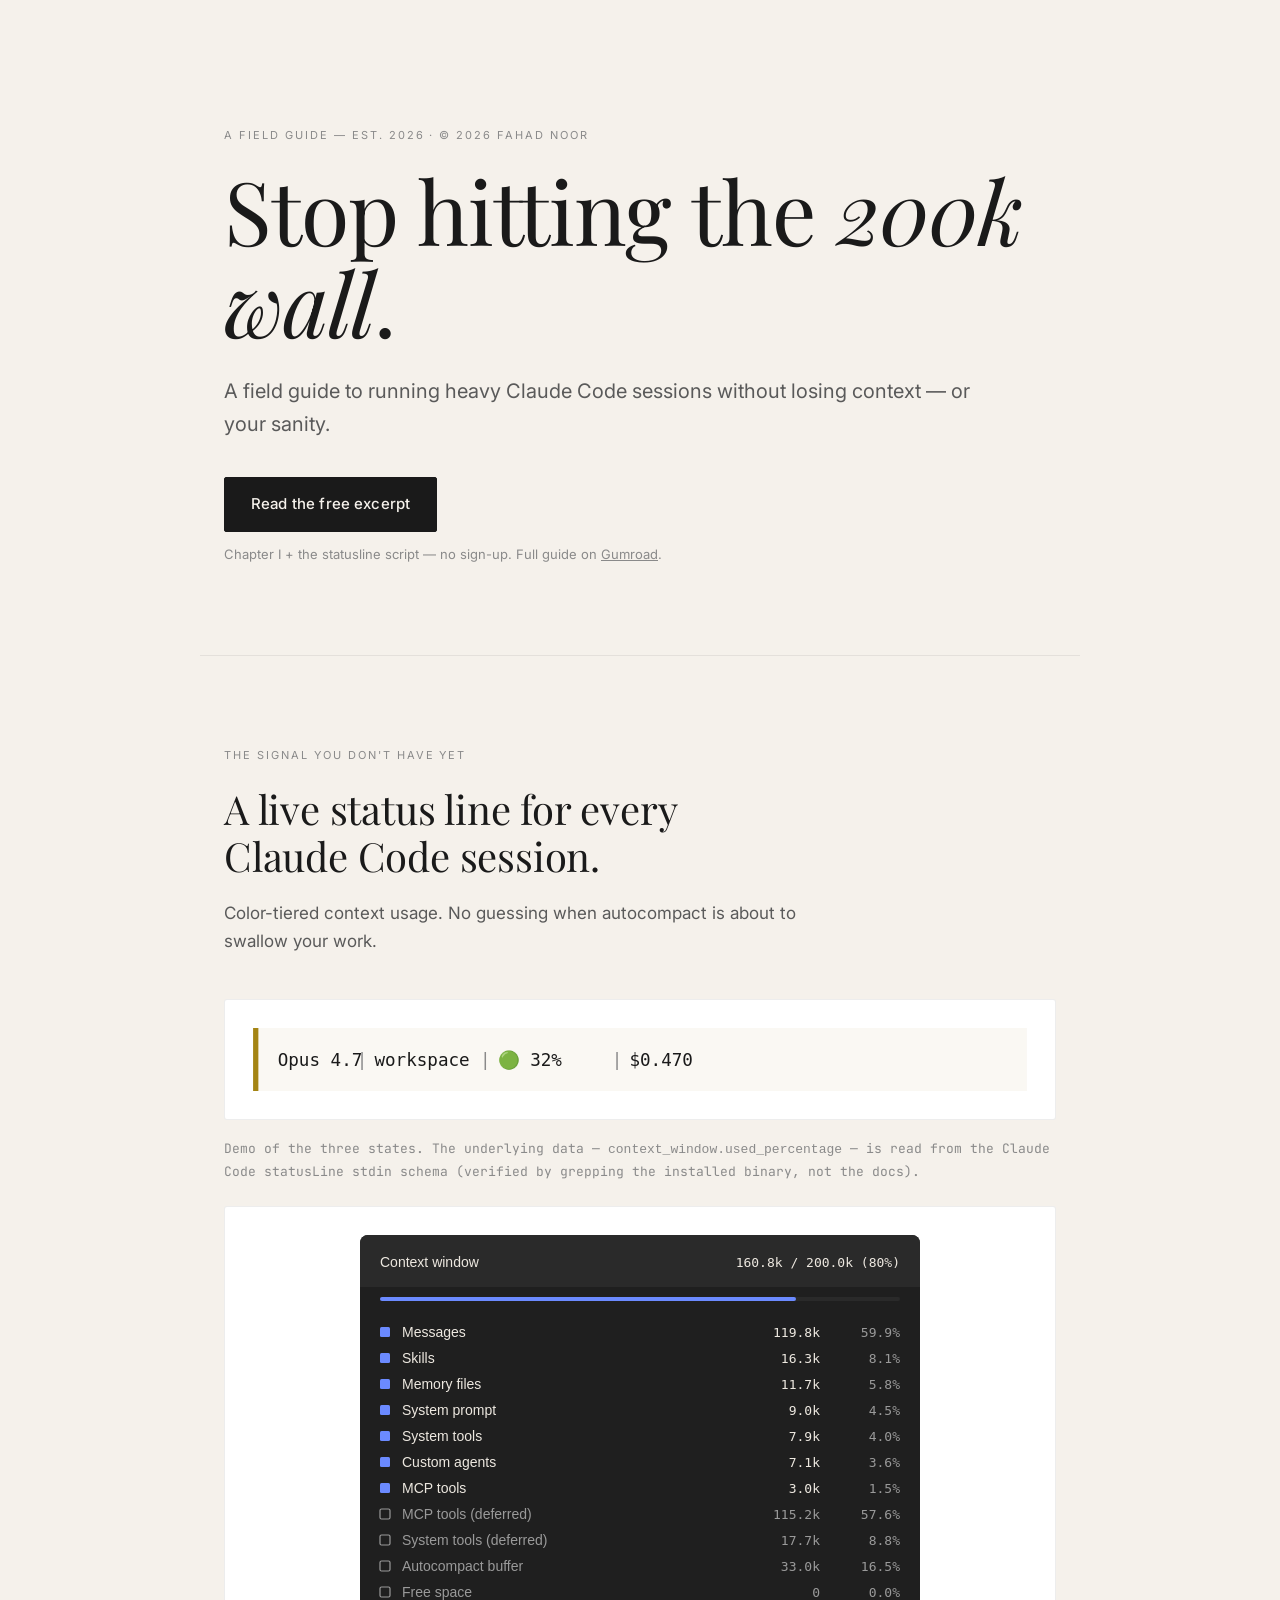
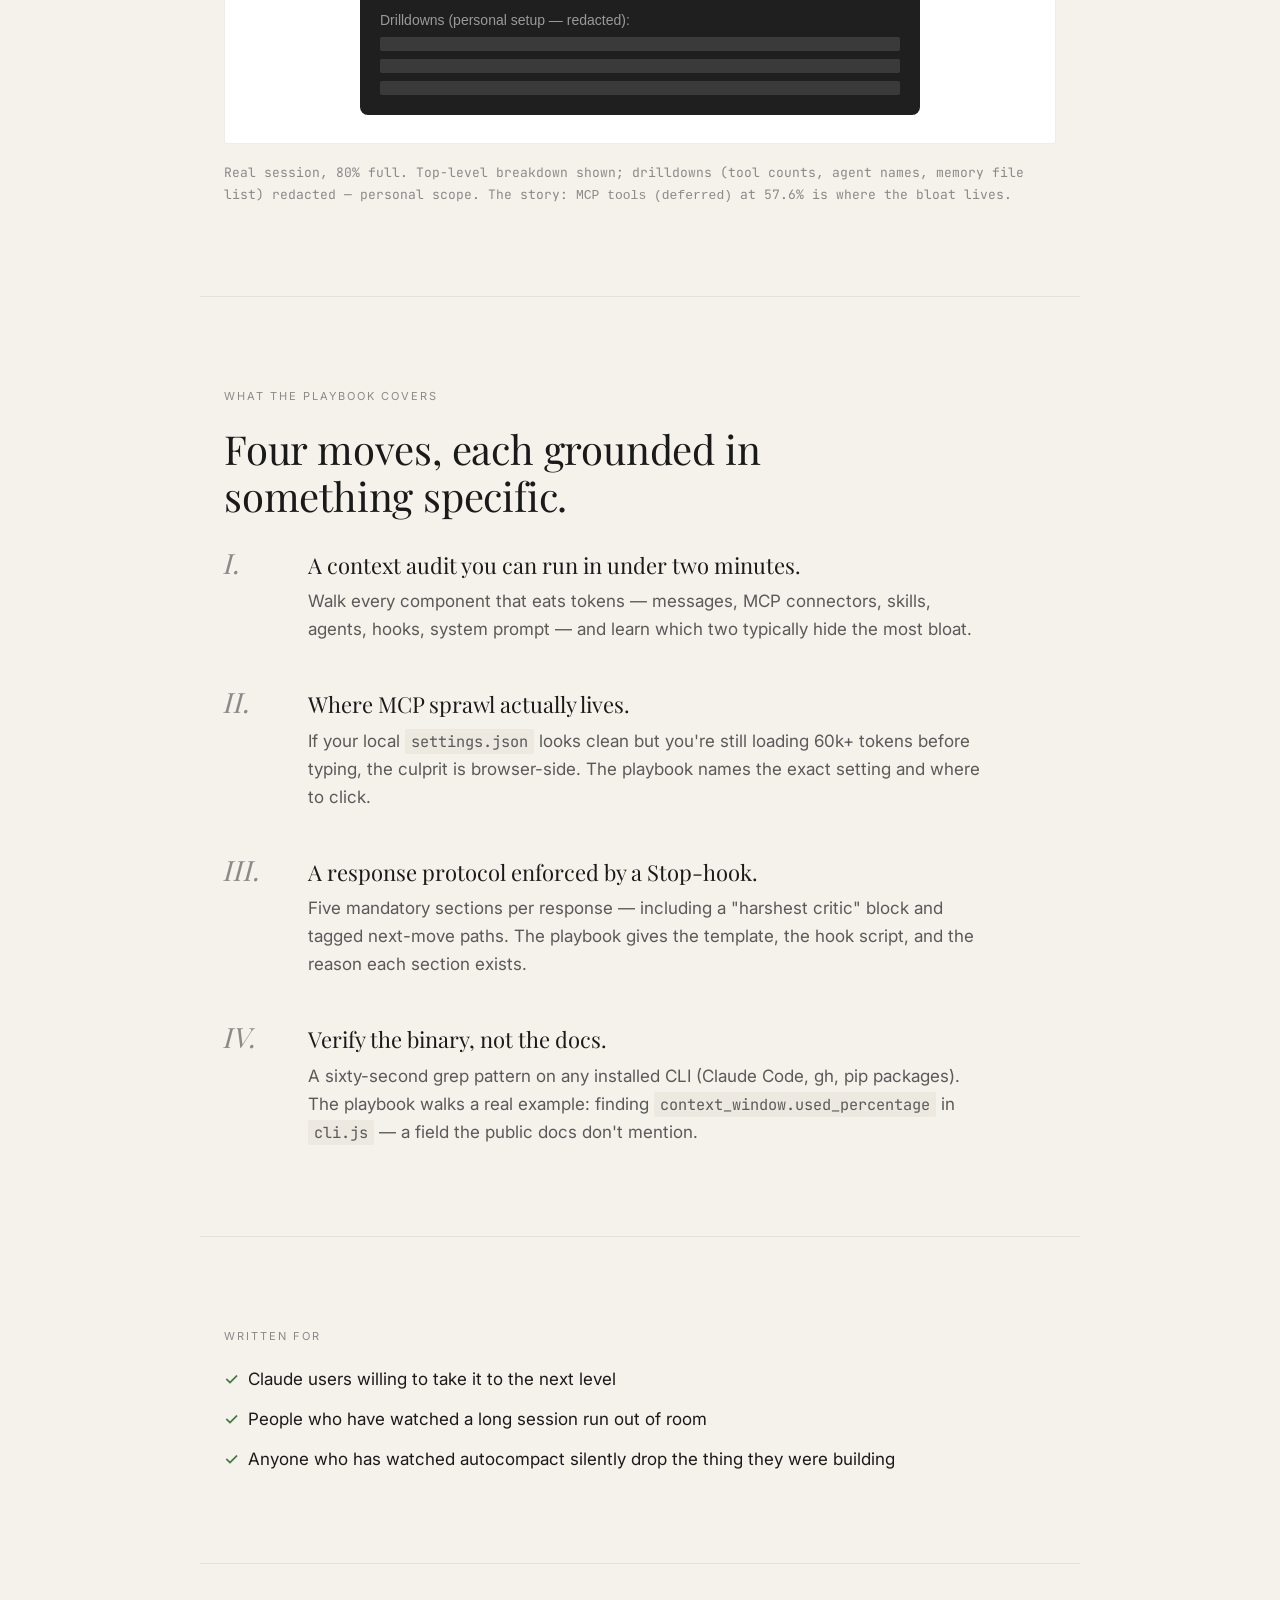
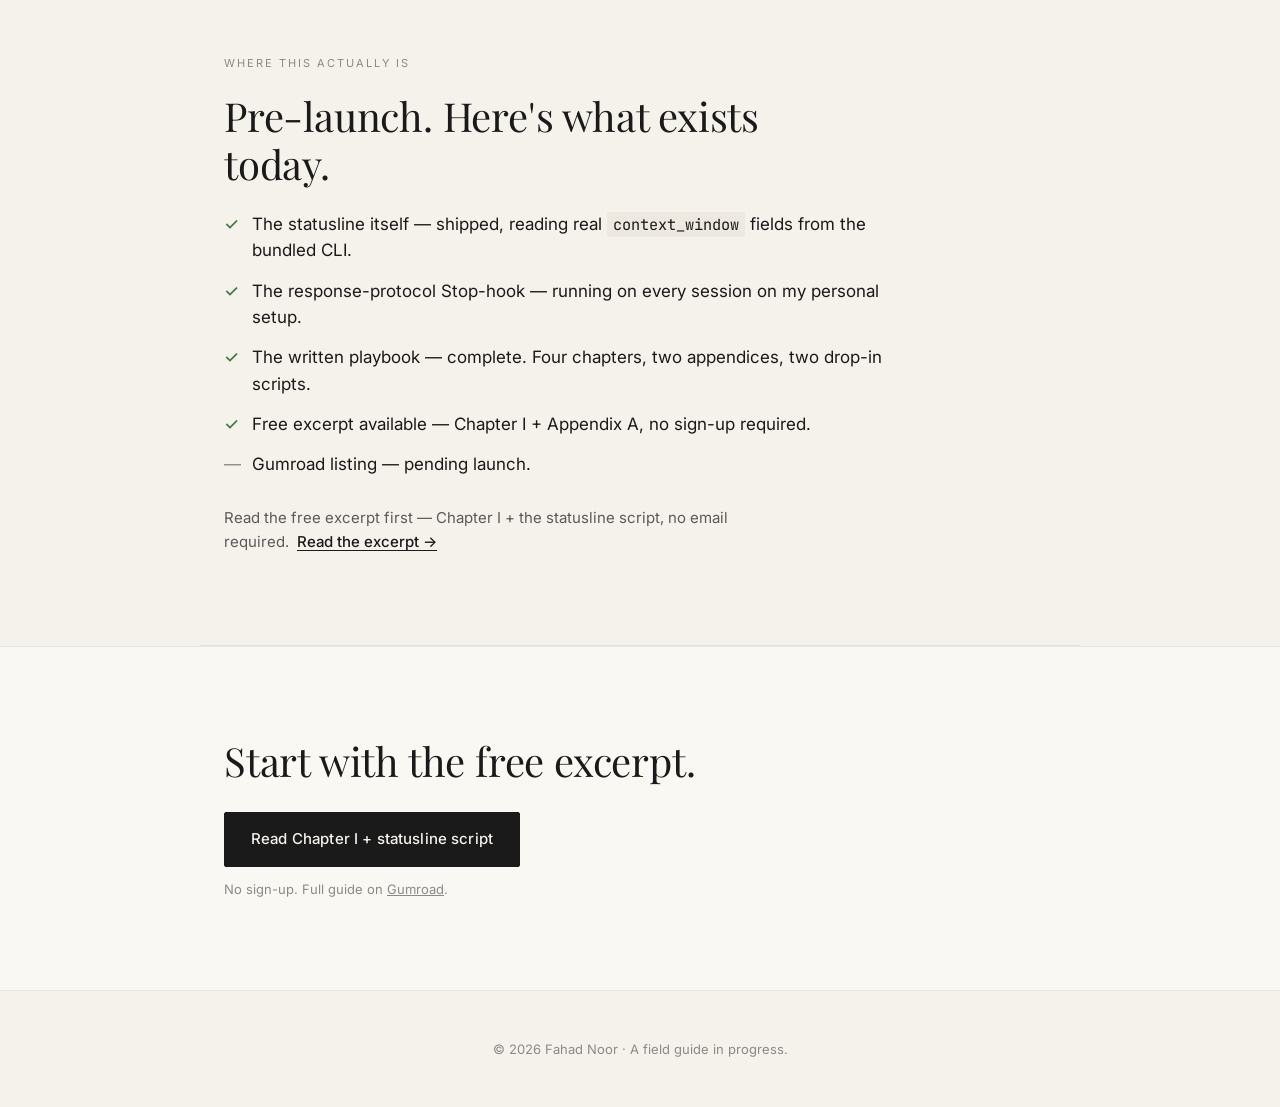
<file: index.html>
<!doctype html>
<html lang="en">
<head>
  <meta charset="utf-8" />
  <meta name="viewport" content="width=device-width, initial-scale=1" />
  <title>Under 200k — a field guide to heavy Claude Code sessions</title>
  <meta name="description" content="Stop hitting the 200k-token wall. A field guide to running heavy Claude Code sessions without losing context — or your sanity." />
  <meta name="color-scheme" content="light" />

  <!-- Open Graph -->
  <meta property="og:title" content="Under 200k — a field guide for Claude Code" />
  <meta property="og:description" content="Stop hitting the 200k-token wall. Run heavy sessions without losing context." />
  <meta property="og:type" content="website" />
  <meta property="og:image" content="assets/og-image.png" />
  <meta property="og:image:width" content="1200" />
  <meta property="og:image:height" content="630" />
  <meta name="twitter:card" content="summary_large_image" />

  <link rel="preconnect" href="https://fonts.googleapis.com" />
  <link rel="preconnect" href="https://fonts.gstatic.com" crossorigin />
  <link rel="stylesheet" href="https://fonts.googleapis.com/css2?family=Playfair+Display:ital,wght@0,300;0,400;0,700;1,400&family=Inter:wght@400;500;600&family=JetBrains+Mono:wght@400;500&display=swap" />
  <link rel="stylesheet" href="styles.css" />
</head>
<body>

<main>

  <!-- ============ HERO ============ -->
  <section class="hero">
    <div class="container">
      <p class="marker">A field guide — est. 2026 · © 2026 Fahad Noor</p>
      <h1 class="headline">Stop hitting the <span class="emph">200k wall</span>.</h1>
      <p class="subhead">
        A field guide to running heavy Claude Code sessions without losing context — or your sanity.
      </p>

      <p class="cta-wrap">
        <a class="cta-btn" href="excerpt.html">
          Read the free excerpt
        </a>
      </p>
      <p class="trust">
        Chapter I + the statusline script — no sign-up.
        Full guide on <a href="https://mnoor0.gumroad.com/l/under200k" target="_blank" rel="noopener" style="color:inherit;text-decoration:underline;">Gumroad</a>.
      </p>
    </div>
  </section>

  <hr class="rule" />

  <!-- ============ PROOF (honest) ============ -->
  <section class="proof">
    <div class="container">
      <p class="marker">The signal you don't have yet</p>
      <h2 class="h2">A live status line for every Claude Code session.</h2>
      <p class="lede">
        Color-tiered context usage. No guessing when autocompact is about to swallow your work.
      </p>

      <div class="statusline-stack">
        <img src="assets/statusline-live.svg"
             alt="A status line demo showing the three color states: 32% green, 78% yellow, 91% red, cycling every 4 seconds."
             width="880" height="72" />
      </div>

      <p class="caption">
        Demo of the three states. The underlying data —
        <code>context_window.used_percentage</code> — is read from the Claude Code
        statusLine stdin schema (verified by grepping the installed binary, not the docs).
      </p>

      <div class="statusline-stack" style="margin-top:24px;">
        <img src="assets/context-breakdown.svg"
             alt="A real Claude Code context window at 80% — 160.8k of 200k used. Messages and deferred MCP tools dominate. Personal-scope drilldowns redacted."
             width="560" height="480"
             style="max-width:560px;margin:0 auto;" />
      </div>
      <p class="caption">
        Real session, 80% full. Top-level breakdown shown; drilldowns (tool counts, agent names, memory file list) redacted — personal scope.
        The story: <code>MCP tools (deferred)</code> at 57.6% is where the bloat lives.
      </p>
    </div>
  </section>

  <hr class="rule" />

  <!-- ============ WHAT'S INSIDE ============ -->
  <section class="inside">
    <div class="container">
      <p class="marker">What the playbook covers</p>
      <h2 class="h2">Four moves, each grounded in something specific.</h2>

      <ol class="promises">
        <li>
          <span class="num">I.</span>
          <div>
            <h3>A context audit you can run in under two minutes.</h3>
            <p>Walk every component that eats tokens — messages, MCP connectors, skills, agents, hooks, system prompt — and learn which two typically hide the most bloat.</p>
          </div>
        </li>
        <li>
          <span class="num">II.</span>
          <div>
            <h3>Where MCP sprawl actually lives.</h3>
            <p>If your local <code>settings.json</code> looks clean but you're still loading 60k+ tokens before typing, the culprit is browser-side. The playbook names the exact setting and where to click.</p>
          </div>
        </li>
        <li>
          <span class="num">III.</span>
          <div>
            <h3>A response protocol enforced by a Stop-hook.</h3>
            <p>Five mandatory sections per response — including a "harshest critic" block and tagged next-move paths. The playbook gives the template, the hook script, and the reason each section exists.</p>
          </div>
        </li>
        <li>
          <span class="num">IV.</span>
          <div>
            <h3>Verify the binary, not the docs.</h3>
            <p>A sixty-second grep pattern on any installed CLI (Claude Code, gh, pip packages). The playbook walks a real example: finding <code>context_window.used_percentage</code> in <code>cli.js</code> — a field the public docs don't mention.</p>
          </div>
        </li>
      </ol>
    </div>
  </section>

  <hr class="rule" />

  <!-- ============ AUDIENCE ============ -->
  <section class="audience">
    <div class="container">
      <p class="marker">Written for</p>
      <ul class="checklist">
        <li>Claude users willing to take it to the next level</li>
        <li>People who have watched a long session run out of room</li>
        <li>Anyone who has watched autocompact silently drop the thing they were building</li>
      </ul>
    </div>
  </section>

  <hr class="rule" />

  <!-- ============ HONEST STATUS ============ -->
  <section class="status">
    <div class="container">
      <p class="marker">Where this actually is</p>
      <h2 class="h2">Pre-launch. Here's what exists today.</h2>
      <ul class="status-list">
        <li><span class="status-check">✓</span> The statusline itself — shipped, reading real <code>context_window</code> fields from the bundled CLI.</li>
        <li><span class="status-check">✓</span> The response-protocol Stop-hook — running on every session on my personal setup.</li>
        <li><span class="status-check">✓</span> The written playbook — complete. Four chapters, two appendices, two drop-in scripts.</li>
        <li><span class="status-check">✓</span> Free excerpt available — Chapter I + Appendix A, no sign-up required.</li>
        <li><span class="status-dash">—</span> Gumroad listing — pending launch.</li>
      </ul>
      <p class="status-foot">
        Read the free excerpt first — Chapter I + the statusline script, no email required.
        &nbsp;<a href="excerpt.html" style="color:var(--text);font-weight:500;text-decoration:underline;text-underline-offset:3px;">Read the excerpt →</a>
      </p>
    </div>
  </section>

  <hr class="rule" />

  <!-- ============ SECOND CTA ============ -->
  <section class="cta-repeat">
    <div class="container">
      <h2 class="h2">Start with the free excerpt.</h2>
      <p class="cta-wrap">
        <a class="cta-btn" href="excerpt.html">
          Read Chapter I + statusline script
        </a>
      </p>
      <p class="trust">
        No sign-up. Full guide on <a href="https://mnoor0.gumroad.com/l/under200k" target="_blank" rel="noopener" style="color:inherit;text-decoration:underline;">Gumroad</a>.
      </p>
    </div>
  </section>

  <!-- ============ FOOTER ============ -->
  <footer>
    <div class="container">
      <p>© 2026 Fahad Noor · A field guide in progress.</p>
    </div>
  </footer>

</main>

</body>
</html>
</file>
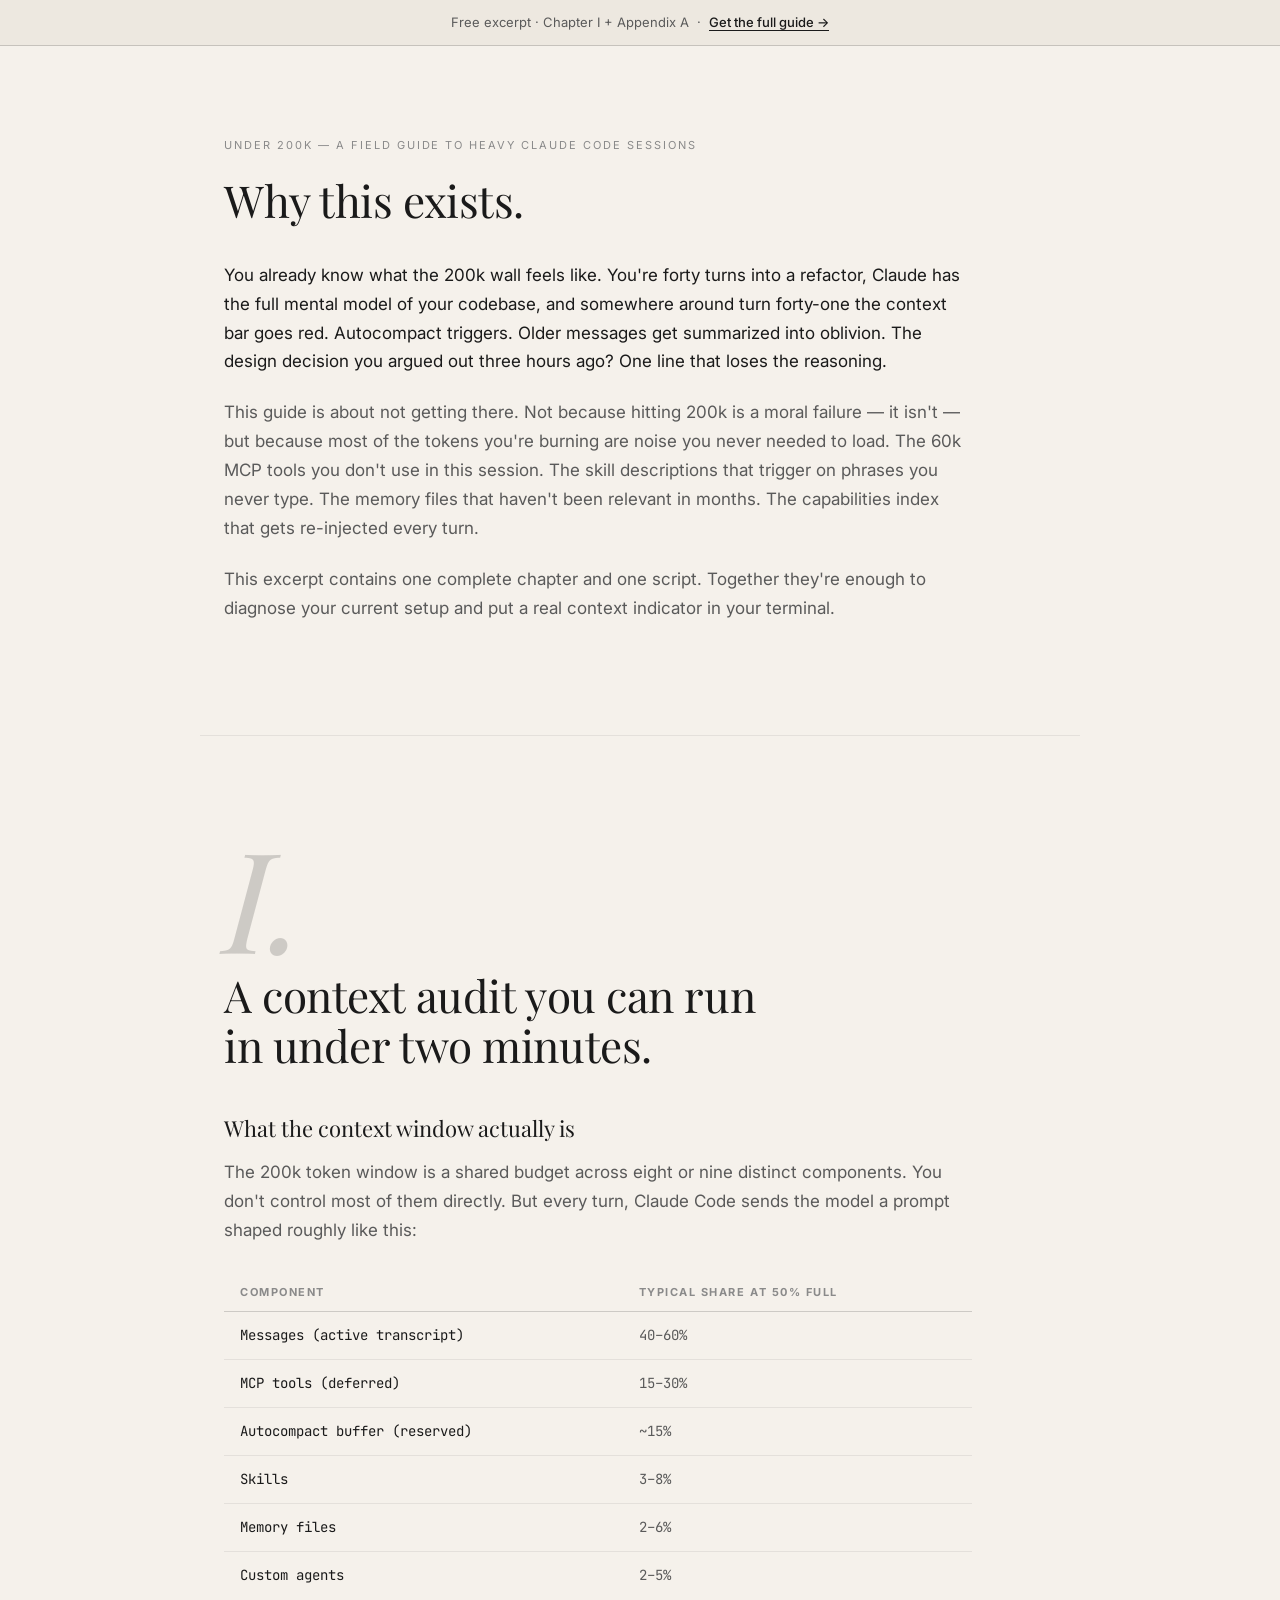
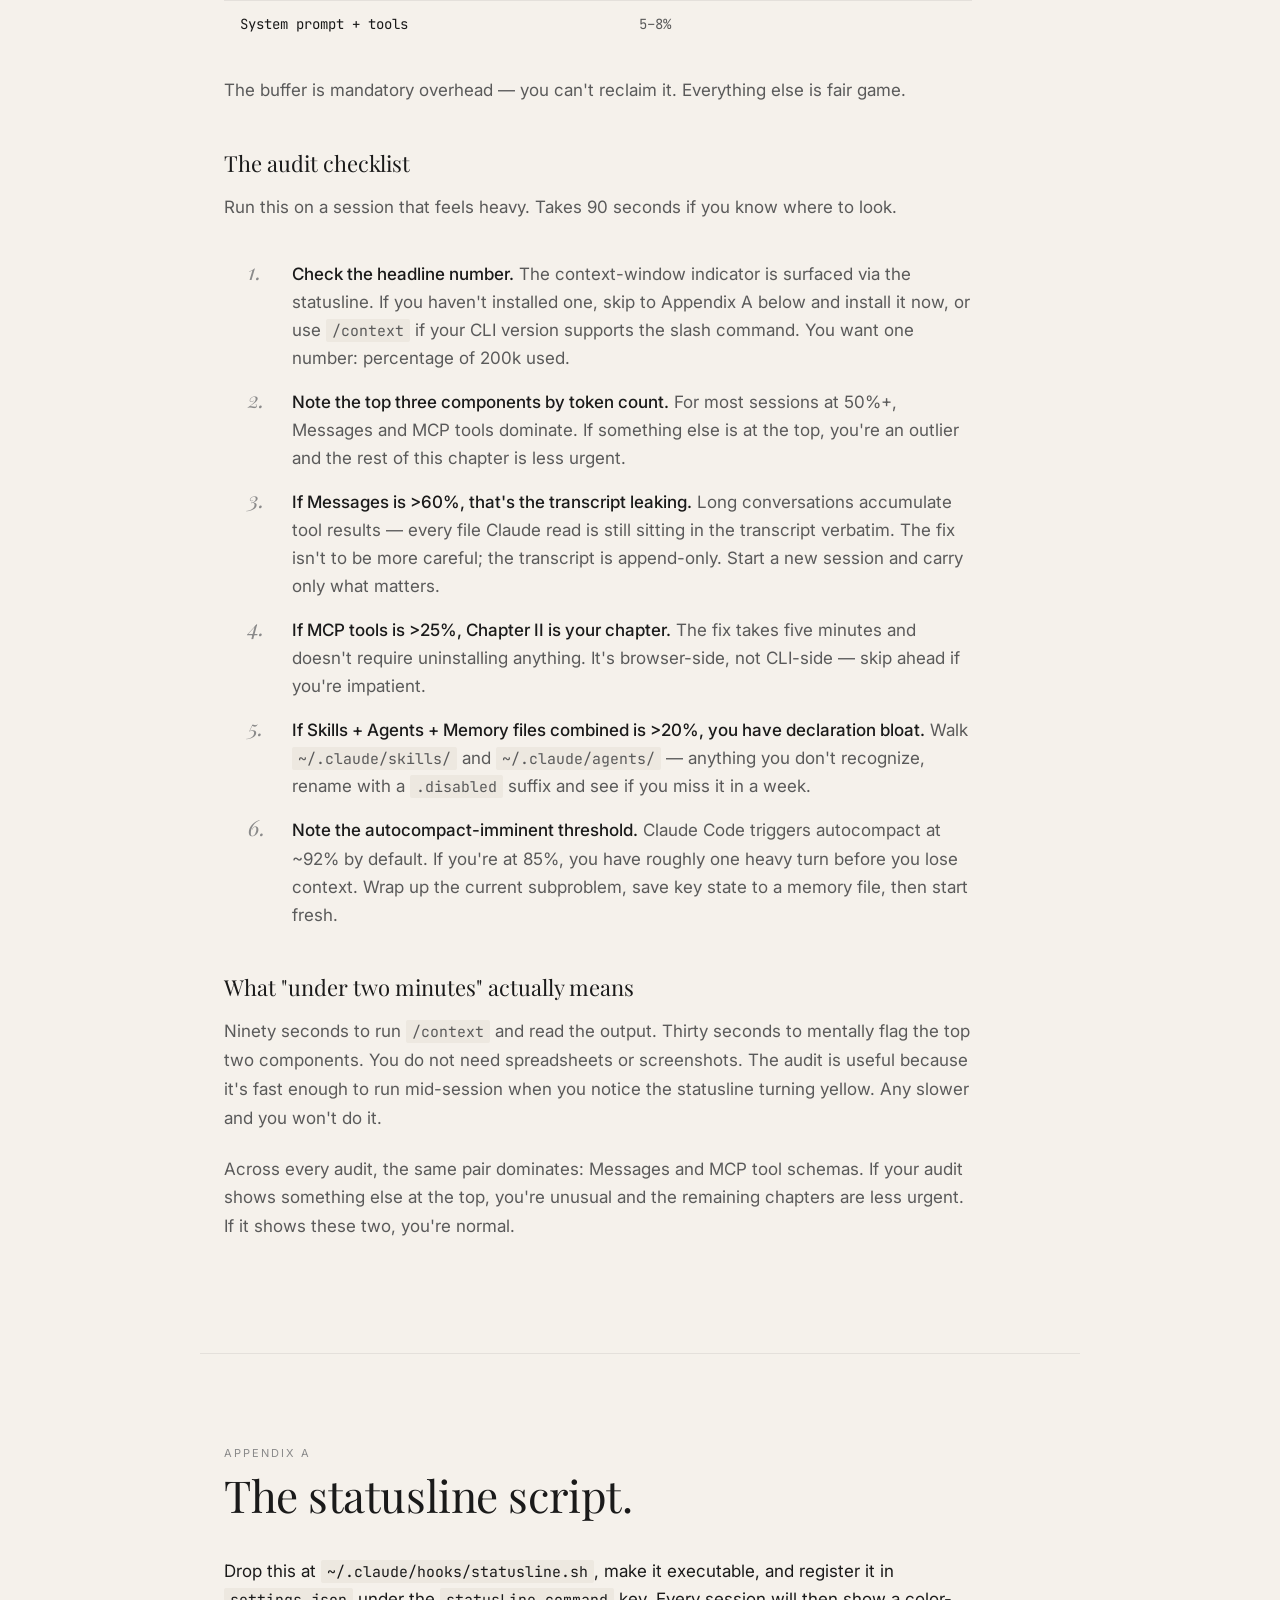
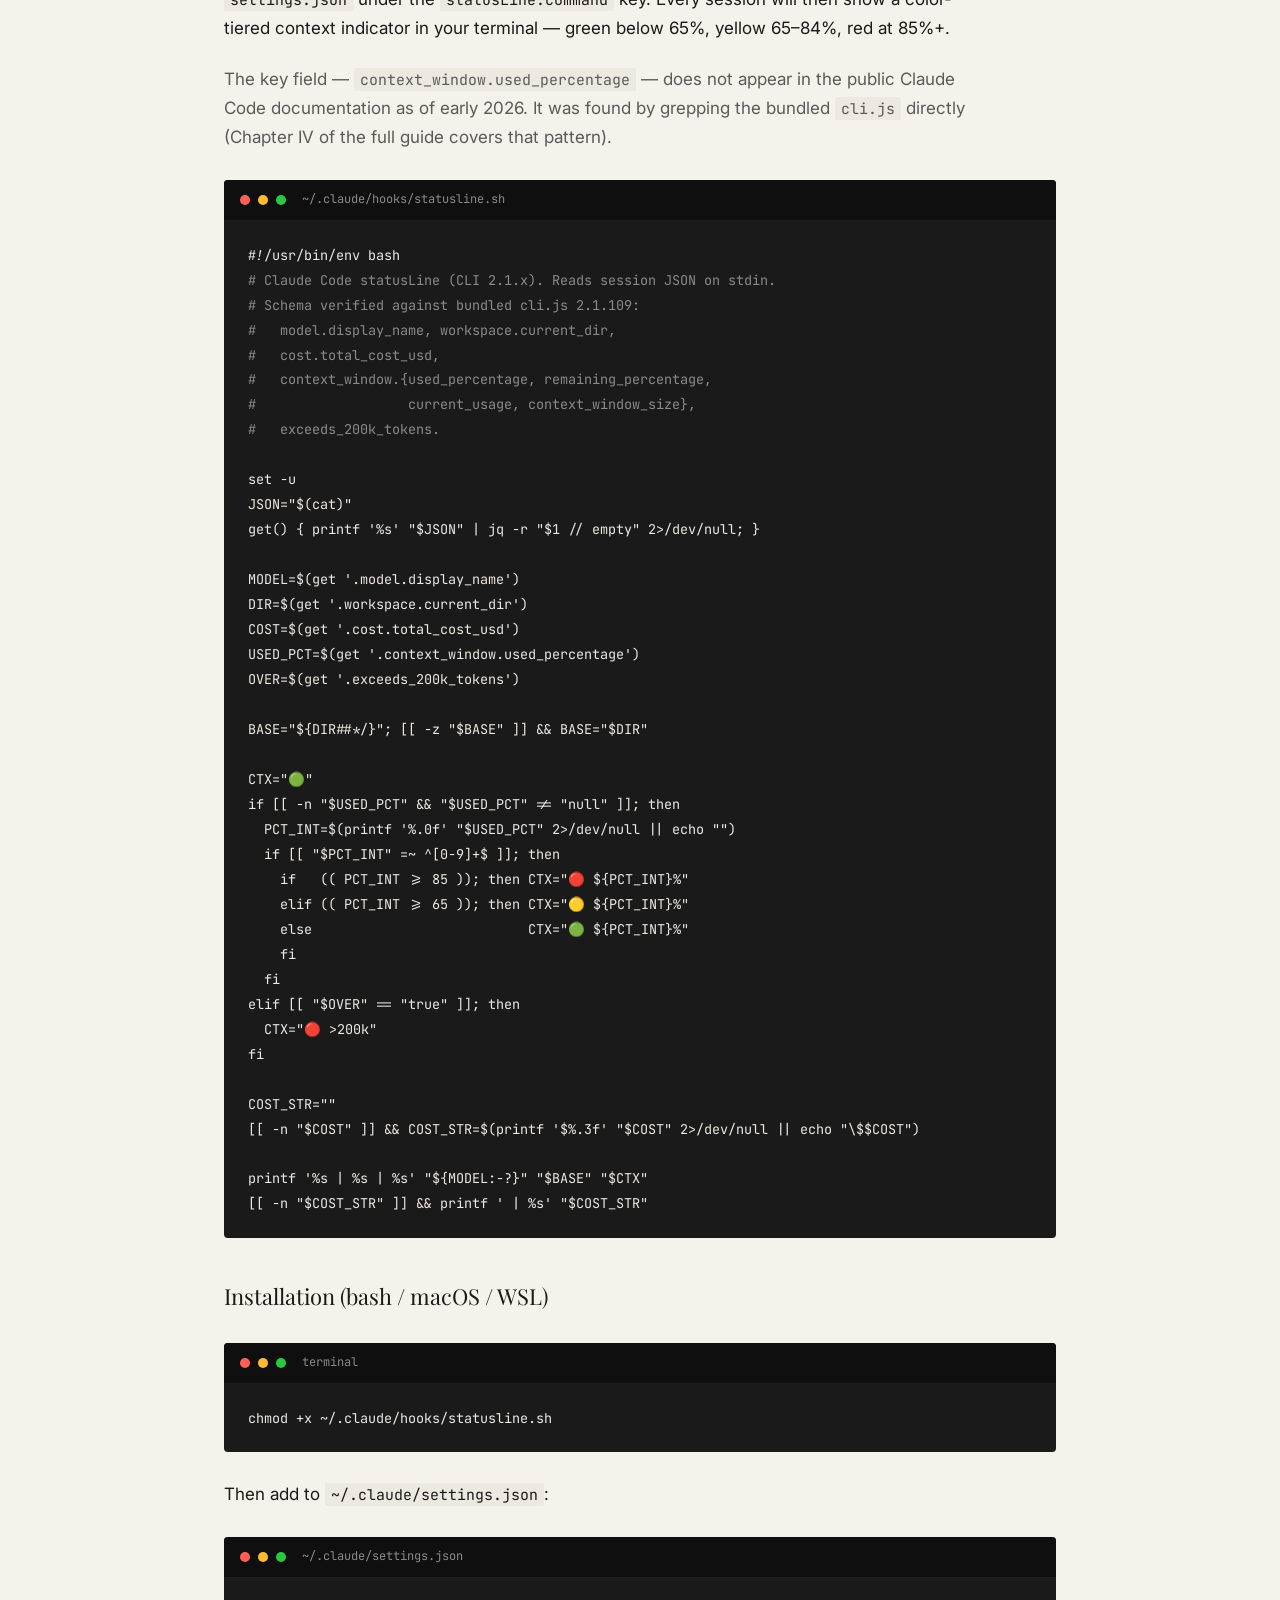
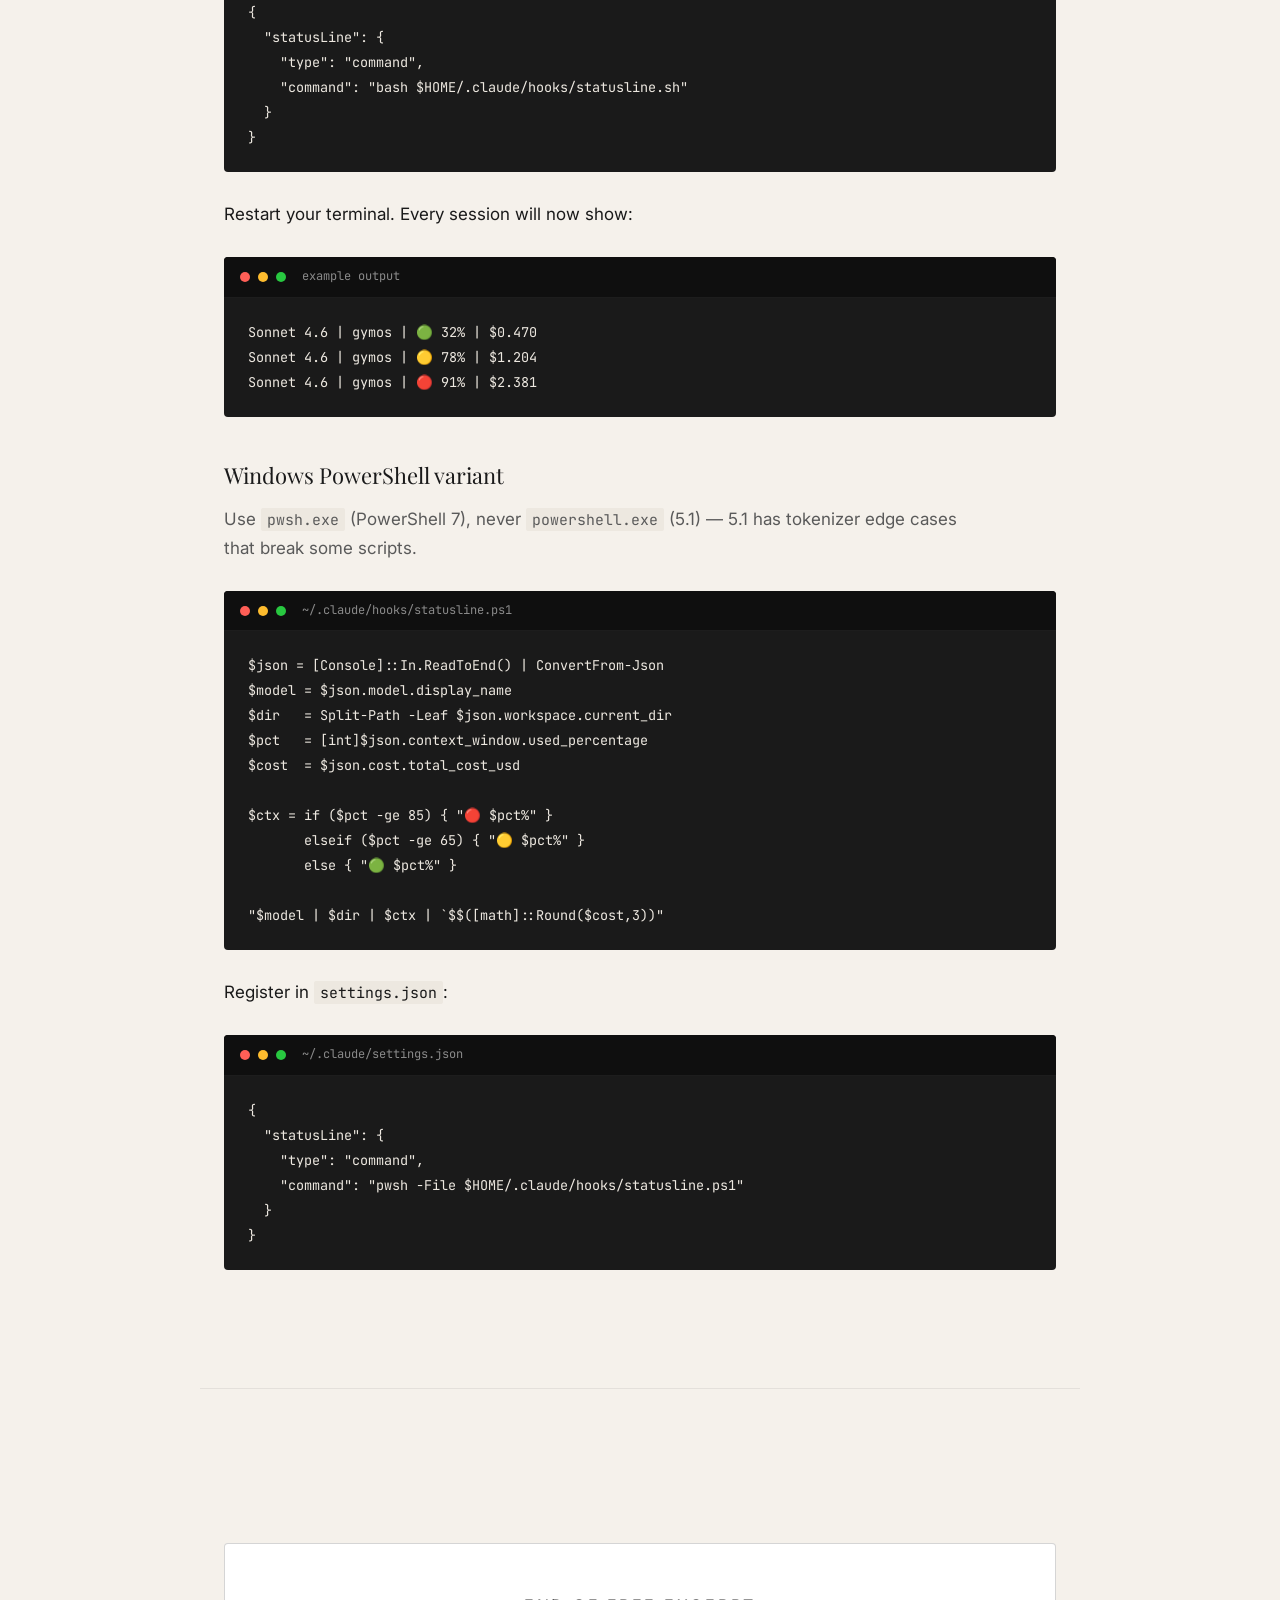
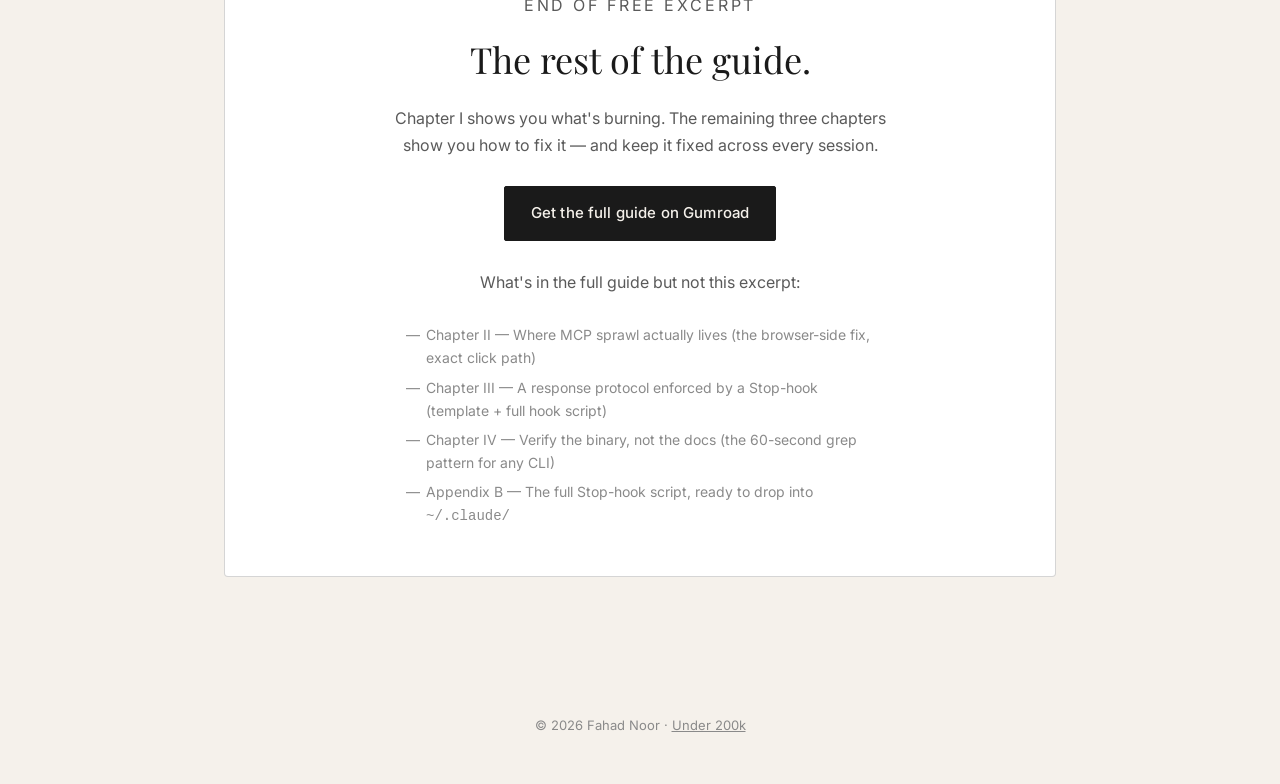
<file: excerpt.html>
<!doctype html>
<html lang="en">
<head>
  <meta charset="utf-8" />
  <meta name="viewport" content="width=device-width, initial-scale=1" />
  <title>Under 200k — Free Excerpt: Chapter I + Statusline Script</title>
  <meta name="description" content="Free excerpt from Under 200k: the 90-second context audit and the statusline script. Built for heavy Claude Code sessions." />
  <meta name="color-scheme" content="light" />
  <meta property="og:title" content="Under 200k — Free Excerpt" />
  <meta property="og:description" content="A context audit you can run in under two minutes, and the statusline script that makes it possible." />
  <meta property="og:type" content="article" />
  <link rel="preconnect" href="https://fonts.googleapis.com" />
  <link rel="preconnect" href="https://fonts.gstatic.com" crossorigin />
  <link rel="stylesheet" href="https://fonts.googleapis.com/css2?family=Playfair+Display:ital,wght@0,300;0,400;0,700;1,400&family=Inter:wght@400;500;600&family=JetBrains+Mono:wght@400;500&display=swap" />
  <link rel="stylesheet" href="styles.css" />
  <style>
    /* Excerpt-specific overrides */
    .excerpt-banner {
      background: var(--surface);
      border-bottom: 1px solid var(--border-strong);
      padding: 12px 0;
      text-align: center;
      font-size: 13px;
      color: var(--text-secondary);
    }
    .excerpt-banner a {
      color: var(--text);
      font-weight: 500;
      text-decoration: underline;
      text-underline-offset: 3px;
    }
    .chapter {
      padding: var(--section-pad) 0;
    }
    .chapter-label {
      font-family: var(--font-display);
      font-style: italic;
      font-size: clamp(72px, 12vw, 140px);
      font-weight: 300;
      color: var(--border-strong);
      line-height: 1;
      margin-bottom: 4px;
      display: block;
    }
    .chapter-title {
      font-family: var(--font-display);
      font-weight: 300;
      font-size: clamp(28px, 3.6vw, 44px);
      line-height: 1.14;
      letter-spacing: -0.01em;
      margin-bottom: 36px;
      max-width: 22ch;
    }
    .chapter-body {
      max-width: 68ch;
    }
    .chapter-body p {
      margin-bottom: 22px;
      color: var(--text-secondary);
      font-size: 17px;
      line-height: 1.7;
    }
    .chapter-body p:first-child {
      color: var(--text);
    }
    .chapter-body h3 {
      font-family: var(--font-display);
      font-weight: 400;
      font-size: 22px;
      margin: 40px 0 12px;
      color: var(--text);
    }
    .chapter-body code {
      font-family: var(--font-mono);
      font-size: 0.875em;
      background: var(--surface);
      padding: 2px 6px;
      border-radius: 2px;
    }
    .chapter-body ol, .chapter-body ul {
      padding-left: 24px;
      display: grid;
      gap: 10px;
      margin-bottom: 24px;
    }
    .chapter-body li {
      color: var(--text-secondary);
      line-height: 1.6;
    }
    /* Token breakdown table */
    .token-table {
      width: 100%;
      border-collapse: collapse;
      margin: 28px 0;
      font-size: 15px;
    }
    .token-table th {
      font-family: var(--font-body);
      font-size: 11px;
      letter-spacing: 0.14em;
      text-transform: uppercase;
      color: var(--text-muted);
      text-align: left;
      padding: 10px 16px;
      border-bottom: 1px solid var(--border-strong);
    }
    .token-table td {
      padding: 12px 16px;
      border-bottom: 1px solid var(--border);
      font-family: var(--font-mono);
      font-size: 14px;
      color: var(--text-secondary);
    }
    .token-table tr:last-child td {
      border-bottom: none;
    }
    .token-table td:first-child {
      color: var(--text);
    }
    /* Audit steps */
    .audit-steps {
      list-style: none;
      padding: 0;
      display: grid;
      gap: 24px;
      margin: 32px 0;
    }
    .audit-steps li {
      display: grid;
      grid-template-columns: 28px 1fr;
      gap: 16px;
      align-items: baseline;
      padding-left: 0;
    }
    .audit-steps .step-n {
      font-family: var(--font-display);
      font-style: italic;
      font-size: 22px;
      color: var(--text-muted);
      font-weight: 400;
    }
    .audit-steps .step-body {
      color: var(--text-secondary);
      line-height: 1.65;
    }
    .audit-steps .step-body strong {
      color: var(--text);
      font-weight: 500;
    }
    .audit-steps .step-body code {
      font-family: var(--font-mono);
      font-size: 0.875em;
      background: var(--surface);
      padding: 2px 6px;
      border-radius: 2px;
    }
    /* Code block */
    .code-block {
      background: #1A1A1A;
      border-radius: 4px;
      overflow: hidden;
      margin: 28px 0;
    }
    .code-block-head {
      display: flex;
      align-items: center;
      gap: 8px;
      padding: 10px 16px;
      background: #0F0F0F;
      border-bottom: 1px solid rgba(255,255,255,0.06);
    }
    .code-dot {
      display: inline-block;
      width: 10px; height: 10px;
      border-radius: 50%;
    }
    .code-dot-r { background: #FF5F57; }
    .code-dot-y { background: #FEBC2E; }
    .code-dot-g { background: #28C840; }
    .code-filename {
      font-family: var(--font-mono);
      font-size: 12px;
      color: #8A8A8A;
      margin-left: 8px;
    }
    .code-block pre {
      margin: 0;
      padding: 22px 24px;
      font-family: var(--font-mono);
      font-size: 13.5px;
      line-height: 1.85;
      color: #EDE8E0;
      overflow-x: auto;
    }
    .code-block .c { color: #8A8A8A; } /* comment */
    .code-block .kw { color: #B8CFE8; } /* keyword */
    .code-block .s { color: #A8D8A8; } /* string */
    /* Appendix label */
    .appendix-label {
      font-family: var(--font-body);
      font-size: 11px;
      letter-spacing: 0.18em;
      text-transform: uppercase;
      color: var(--text-muted);
      margin-bottom: 8px;
    }
    /* CTA gate */
    .gate {
      margin: 64px 0 0;
      padding: 48px 40px;
      background: var(--bg-elev);
      border: 1px solid var(--border-strong);
      border-radius: 4px;
      text-align: center;
    }
    .gate .marker { margin-bottom: 12px; }
    .gate h2 {
      font-family: var(--font-display);
      font-weight: 300;
      font-size: clamp(24px, 3vw, 36px);
      margin-bottom: 16px;
      max-width: 26ch;
      margin-left: auto;
      margin-right: auto;
    }
    .gate p {
      color: var(--text-secondary);
      max-width: 52ch;
      margin: 0 auto 28px;
      font-size: 16px;
    }
    .gate .remaining {
      margin: 28px auto 0;
      max-width: 52ch;
      font-size: 14px;
      color: var(--text-muted);
    }
    .gate .remaining ul {
      list-style: none;
      padding: 0;
      display: grid;
      gap: 6px;
      margin-top: 12px;
      text-align: left;
    }
    .gate .remaining li {
      padding-left: 20px;
      position: relative;
    }
    .gate .remaining li::before {
      content: "—";
      position: absolute;
      left: 0;
      color: var(--text-muted);
    }
    @media (max-width: 600px) {
      .gate { padding: 32px 20px; }
    }
  </style>
</head>
<body>

<div class="excerpt-banner">
  <div class="container">
    Free excerpt · Chapter I + Appendix A &nbsp;·&nbsp;
    <a href="index.html">Get the full guide →</a>
  </div>
</div>

<main>

  <!-- ===== INTRO ===== -->
  <section class="chapter">
    <div class="container">
      <p class="marker">Under 200k — a field guide to heavy Claude Code sessions</p>
      <h1 class="chapter-title">Why this exists.</h1>
      <div class="chapter-body">
        <p>
          You already know what the 200k wall feels like. You're forty turns into a refactor,
          Claude has the full mental model of your codebase, and somewhere around turn forty-one
          the context bar goes red. Autocompact triggers. Older messages get summarized into oblivion.
          The design decision you argued out three hours ago? One line that loses the reasoning.
        </p>
        <p>
          This guide is about not getting there. Not because hitting 200k is a moral failure —
          it isn't — but because most of the tokens you're burning are noise you never needed to load.
          The 60k MCP tools you don't use in this session. The skill descriptions that trigger on
          phrases you never type. The memory files that haven't been relevant in months.
          The capabilities index that gets re-injected every turn.
        </p>
        <p>
          This excerpt contains one complete chapter and one script. Together they're enough to
          diagnose your current setup and put a real context indicator in your terminal.
        </p>
      </div>
    </div>
  </section>

  <hr class="rule" />

  <!-- ===== CHAPTER I ===== -->
  <section class="chapter">
    <div class="container">
      <span class="chapter-label">I.</span>
      <h2 class="chapter-title">A context audit you can run in under two minutes.</h2>

      <div class="chapter-body">

        <h3>What the context window actually is</h3>
        <p>
          The 200k token window is a shared budget across eight or nine distinct components.
          You don't control most of them directly. But every turn, Claude Code sends the model
          a prompt shaped roughly like this:
        </p>

        <table class="token-table">
          <thead>
            <tr>
              <th>Component</th>
              <th>Typical share at 50% full</th>
            </tr>
          </thead>
          <tbody>
            <tr><td>Messages (active transcript)</td><td>40–60%</td></tr>
            <tr><td>MCP tools (deferred)</td><td>15–30%</td></tr>
            <tr><td>Autocompact buffer (reserved)</td><td>~15%</td></tr>
            <tr><td>Skills</td><td>3–8%</td></tr>
            <tr><td>Memory files</td><td>2–6%</td></tr>
            <tr><td>Custom agents</td><td>2–5%</td></tr>
            <tr><td>System prompt + tools</td><td>5–8%</td></tr>
          </tbody>
        </table>

        <p>
          The buffer is mandatory overhead — you can't reclaim it. Everything else is fair game.
        </p>

        <h3>The audit checklist</h3>
        <p>
          Run this on a session that feels heavy. Takes 90 seconds if you know where to look.
        </p>

        <ol class="audit-steps">
          <li>
            <span class="step-n">1.</span>
            <div class="step-body">
              <strong>Check the headline number.</strong> The context-window indicator is surfaced
              via the statusline. If you haven't installed one, skip to Appendix A below and install
              it now, or use <code>/context</code> if your CLI version supports the slash command.
              You want one number: percentage of 200k used.
            </div>
          </li>
          <li>
            <span class="step-n">2.</span>
            <div class="step-body">
              <strong>Note the top three components by token count.</strong> For most sessions at 50%+,
              Messages and MCP tools dominate. If something else is at the top, you're an outlier and
              the rest of this chapter is less urgent.
            </div>
          </li>
          <li>
            <span class="step-n">3.</span>
            <div class="step-body">
              <strong>If Messages is &gt;60%, that's the transcript leaking.</strong>
              Long conversations accumulate tool results — every file Claude read is still sitting
              in the transcript verbatim. The fix isn't to be more careful; the transcript is
              append-only. Start a new session and carry only what matters.
            </div>
          </li>
          <li>
            <span class="step-n">4.</span>
            <div class="step-body">
              <strong>If MCP tools is &gt;25%, Chapter II is your chapter.</strong>
              The fix takes five minutes and doesn't require uninstalling anything. It's browser-side,
              not CLI-side — skip ahead if you're impatient.
            </div>
          </li>
          <li>
            <span class="step-n">5.</span>
            <div class="step-body">
              <strong>If Skills + Agents + Memory files combined is &gt;20%, you have declaration bloat.</strong>
              Walk <code>~/.claude/skills/</code> and <code>~/.claude/agents/</code> — anything you don't
              recognize, rename with a <code>.disabled</code> suffix and see if you miss it in a week.
            </div>
          </li>
          <li>
            <span class="step-n">6.</span>
            <div class="step-body">
              <strong>Note the autocompact-imminent threshold.</strong> Claude Code triggers autocompact
              at ~92% by default. If you're at 85%, you have roughly one heavy turn before you lose
              context. Wrap up the current subproblem, save key state to a memory file, then start fresh.
            </div>
          </li>
        </ol>

        <h3>What "under two minutes" actually means</h3>
        <p>
          Ninety seconds to run <code>/context</code> and read the output. Thirty seconds to mentally
          flag the top two components. You do not need spreadsheets or screenshots. The audit is useful
          because it's fast enough to run mid-session when you notice the statusline turning yellow.
          Any slower and you won't do it.
        </p>
        <p>
          Across every audit, the same pair dominates: Messages and MCP tool schemas. If your audit
          shows something else at the top, you're unusual and the remaining chapters are less urgent.
          If it shows these two, you're normal.
        </p>

      </div>
    </div>
  </section>

  <hr class="rule" />

  <!-- ===== APPENDIX A ===== -->
  <section class="chapter">
    <div class="container">
      <p class="appendix-label">Appendix A</p>
      <h2 class="chapter-title">The statusline script.</h2>

      <div class="chapter-body">
        <p>
          Drop this at <code>~/.claude/hooks/statusline.sh</code>, make it executable,
          and register it in <code>settings.json</code> under the <code>statusLine.command</code> key.
          Every session will then show a color-tiered context indicator in your terminal —
          green below 65%, yellow 65–84%, red at 85%+.
        </p>
        <p>
          The key field — <code>context_window.used_percentage</code> — does not appear in the
          public Claude Code documentation as of early 2026. It was found by grepping the bundled
          <code>cli.js</code> directly (Chapter IV of the full guide covers that pattern).
        </p>
      </div>

      <div class="code-block">
        <div class="code-block-head">
          <span class="code-dot code-dot-r"></span>
          <span class="code-dot code-dot-y"></span>
          <span class="code-dot code-dot-g"></span>
          <span class="code-filename">~/.claude/hooks/statusline.sh</span>
        </div>
        <pre>#!/usr/bin/env bash
<span class="c"># Claude Code statusLine (CLI 2.1.x). Reads session JSON on stdin.
# Schema verified against bundled cli.js 2.1.109:
#   model.display_name, workspace.current_dir,
#   cost.total_cost_usd,
#   context_window.{used_percentage, remaining_percentage,
#                   current_usage, context_window_size},
#   exceeds_200k_tokens.</span>

set -u
JSON="$(cat)"
get() { printf '%s' "$JSON" | jq -r "$1 // empty" 2>/dev/null; }

MODEL=$(get '.model.display_name')
DIR=$(get '.workspace.current_dir')
COST=$(get '.cost.total_cost_usd')
USED_PCT=$(get '.context_window.used_percentage')
OVER=$(get '.exceeds_200k_tokens')

BASE="${DIR##*/}"; [[ -z "$BASE" ]] && BASE="$DIR"

CTX="🟢"
if [[ -n "$USED_PCT" && "$USED_PCT" != "null" ]]; then
  PCT_INT=$(printf '%.0f' "$USED_PCT" 2>/dev/null || echo "")
  if [[ "$PCT_INT" =~ ^[0-9]+$ ]]; then
    if   (( PCT_INT >= 85 )); then CTX="🔴 ${PCT_INT}%"
    elif (( PCT_INT >= 65 )); then CTX="🟡 ${PCT_INT}%"
    else                           CTX="🟢 ${PCT_INT}%"
    fi
  fi
elif [[ "$OVER" == "true" ]]; then
  CTX="🔴 >200k"
fi

COST_STR=""
[[ -n "$COST" ]] && COST_STR=$(printf '$%.3f' "$COST" 2>/dev/null || echo "\$$COST")

printf '%s | %s | %s' "${MODEL:-?}" "$BASE" "$CTX"
[[ -n "$COST_STR" ]] && printf ' | %s' "$COST_STR"</pre>
      </div>

      <div class="chapter-body" style="margin-top: 32px;">
        <h3>Installation (bash / macOS / WSL)</h3>
      </div>

      <div class="code-block">
        <div class="code-block-head">
          <span class="code-dot code-dot-r"></span>
          <span class="code-dot code-dot-y"></span>
          <span class="code-dot code-dot-g"></span>
          <span class="code-filename">terminal</span>
        </div>
        <pre>chmod +x ~/.claude/hooks/statusline.sh</pre>
      </div>

      <div class="chapter-body">
        <p>Then add to <code>~/.claude/settings.json</code>:</p>
      </div>

      <div class="code-block">
        <div class="code-block-head">
          <span class="code-dot code-dot-r"></span>
          <span class="code-dot code-dot-y"></span>
          <span class="code-dot code-dot-g"></span>
          <span class="code-filename">~/.claude/settings.json</span>
        </div>
        <pre>{
  "statusLine": {
    "type": "command",
    "command": "bash $HOME/.claude/hooks/statusline.sh"
  }
}</pre>
      </div>

      <div class="chapter-body">
        <p>Restart your terminal. Every session will now show:</p>
      </div>

      <div class="code-block">
        <div class="code-block-head">
          <span class="code-dot code-dot-r"></span>
          <span class="code-dot code-dot-y"></span>
          <span class="code-dot code-dot-g"></span>
          <span class="code-filename">example output</span>
        </div>
        <pre>Sonnet 4.6 | gymos | 🟢 32% | $0.470
Sonnet 4.6 | gymos | 🟡 78% | $1.204
Sonnet 4.6 | gymos | 🔴 91% | $2.381</pre>
      </div>

      <div class="chapter-body">
        <h3>Windows PowerShell variant</h3>
        <p>Use <code>pwsh.exe</code> (PowerShell 7), never <code>powershell.exe</code> (5.1) — 5.1 has tokenizer edge cases that break some scripts.</p>
      </div>

      <div class="code-block">
        <div class="code-block-head">
          <span class="code-dot code-dot-r"></span>
          <span class="code-dot code-dot-y"></span>
          <span class="code-dot code-dot-g"></span>
          <span class="code-filename">~/.claude/hooks/statusline.ps1</span>
        </div>
        <pre>$json = [Console]::In.ReadToEnd() | ConvertFrom-Json
$model = $json.model.display_name
$dir   = Split-Path -Leaf $json.workspace.current_dir
$pct   = [int]$json.context_window.used_percentage
$cost  = $json.cost.total_cost_usd

$ctx = if ($pct -ge 85) { "🔴 $pct%" }
       elseif ($pct -ge 65) { "🟡 $pct%" }
       else { "🟢 $pct%" }

"$model | $dir | $ctx | `$$([math]::Round($cost,3))"</pre>
      </div>

      <div class="chapter-body">
        <p>Register in <code>settings.json</code>:</p>
      </div>

      <div class="code-block">
        <div class="code-block-head">
          <span class="code-dot code-dot-r"></span>
          <span class="code-dot code-dot-y"></span>
          <span class="code-dot code-dot-g"></span>
          <span class="code-filename">~/.claude/settings.json</span>
        </div>
        <pre>{
  "statusLine": {
    "type": "command",
    "command": "pwsh -File $HOME/.claude/hooks/statusline.ps1"
  }
}</pre>
      </div>

    </div>
  </section>

  <hr class="rule" />

  <!-- ===== GATE / CTA ===== -->
  <section class="chapter">
    <div class="container">
      <div class="gate">
        <p class="marker">End of free excerpt</p>
        <h2>The rest of the guide.</h2>
        <p>
          Chapter I shows you what's burning. The remaining three chapters show you
          how to fix it — and keep it fixed across every session.
        </p>
        <p class="cta-wrap">
          <a class="cta-btn" href="https://mnoor0.gumroad.com/l/under200k" target="_blank" rel="noopener">
            Get the full guide on Gumroad
          </a>
        </p>
        <div class="remaining">
          <p>What's in the full guide but not this excerpt:</p>
          <ul>
            <li>Chapter II — Where MCP sprawl actually lives (the browser-side fix, exact click path)</li>
            <li>Chapter III — A response protocol enforced by a Stop-hook (template + full hook script)</li>
            <li>Chapter IV — Verify the binary, not the docs (the 60-second grep pattern for any CLI)</li>
            <li>Appendix B — The full Stop-hook script, ready to drop into <code>~/.claude/</code></li>
          </ul>
        </div>
      </div>
    </div>
  </section>

  <footer>
    <div class="container">
      <p>© 2026 Fahad Noor · <a href="index.html" style="color:inherit;text-decoration:underline;">Under 200k</a></p>
    </div>
  </footer>

</main>
</body>
</html>
</file>
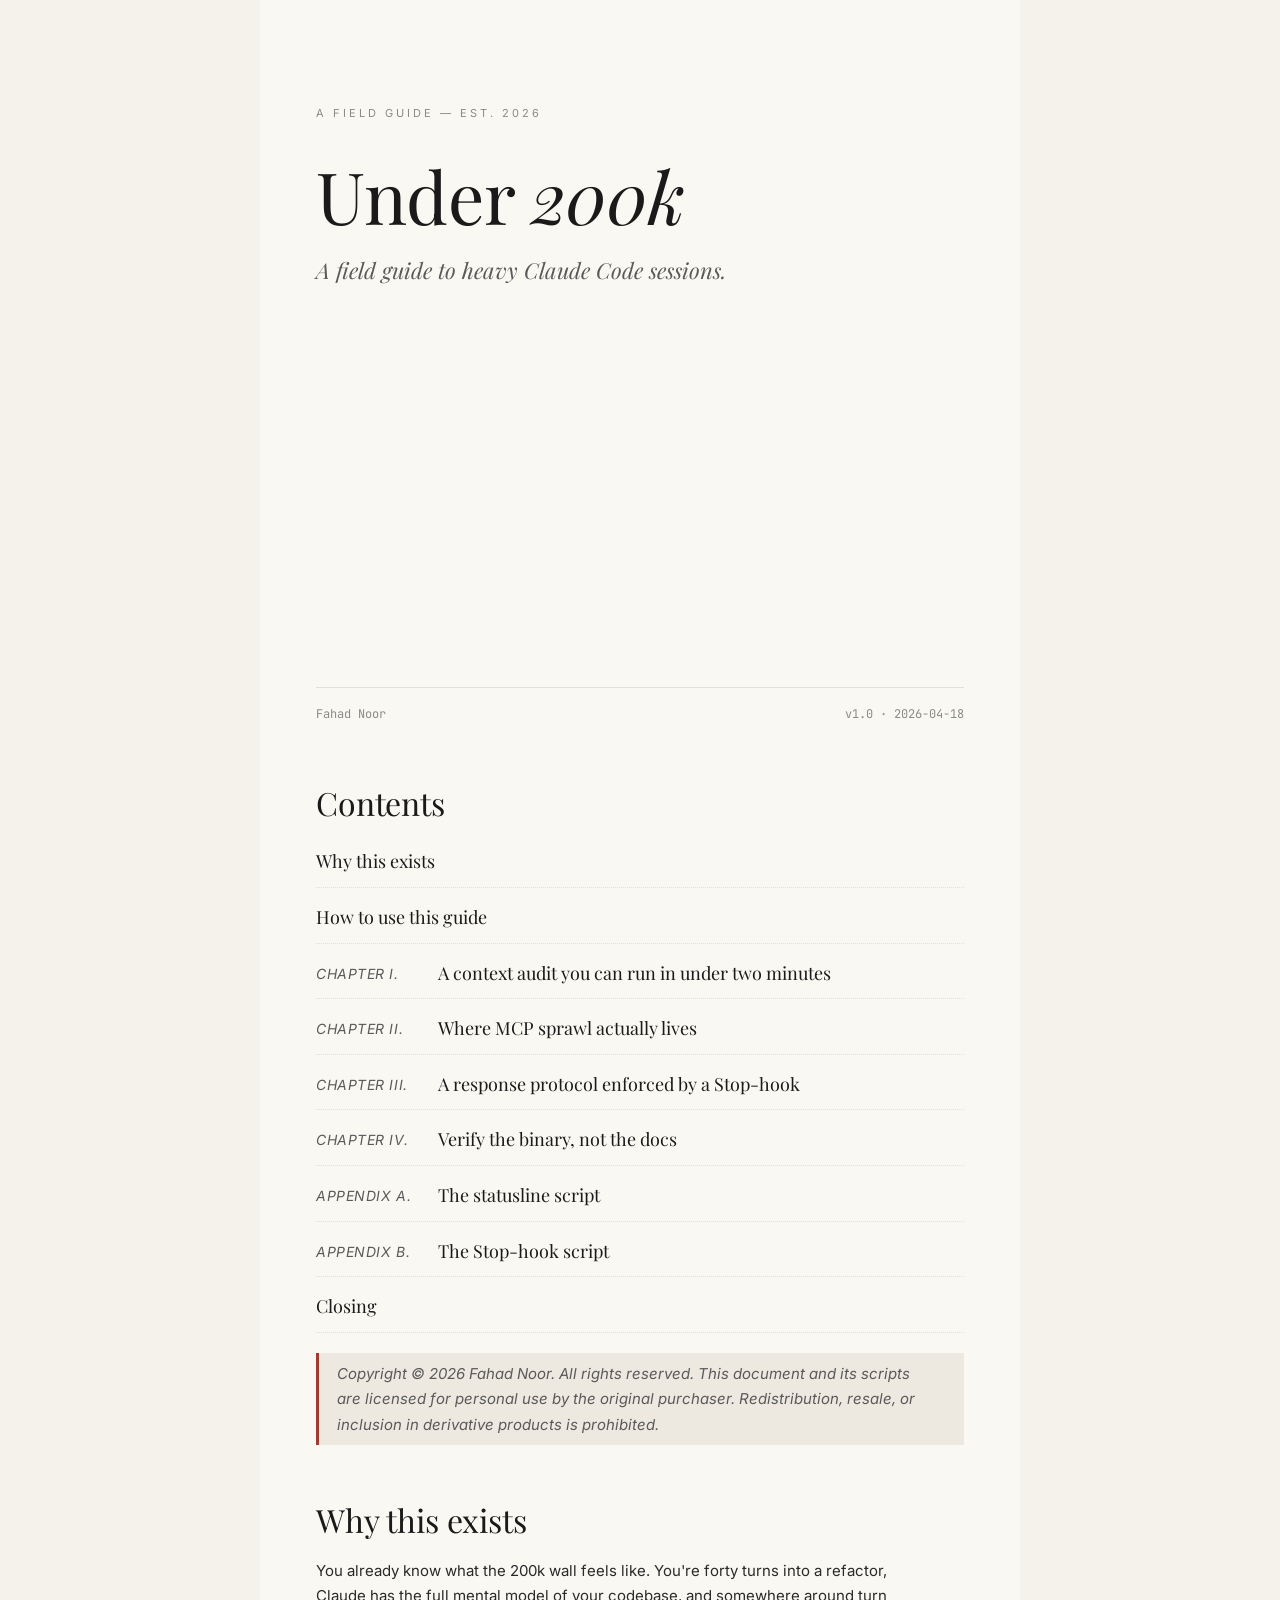
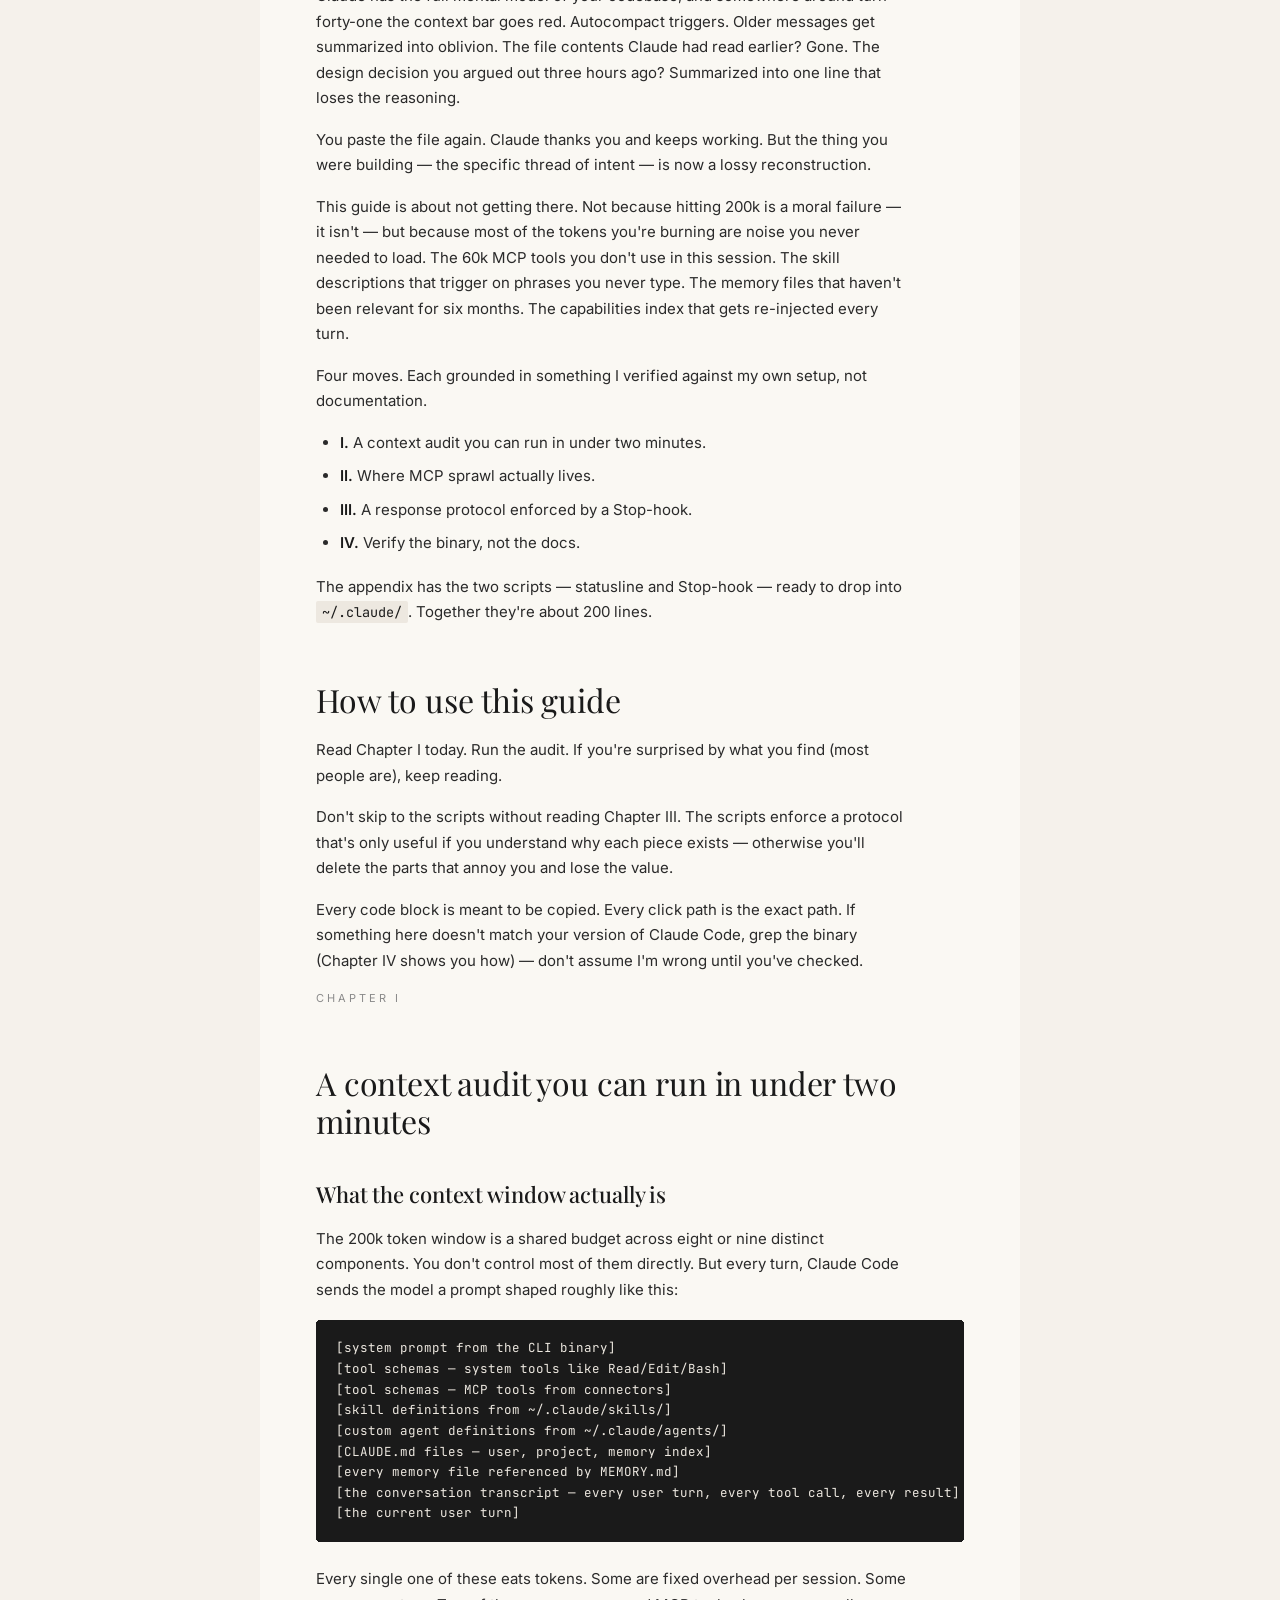
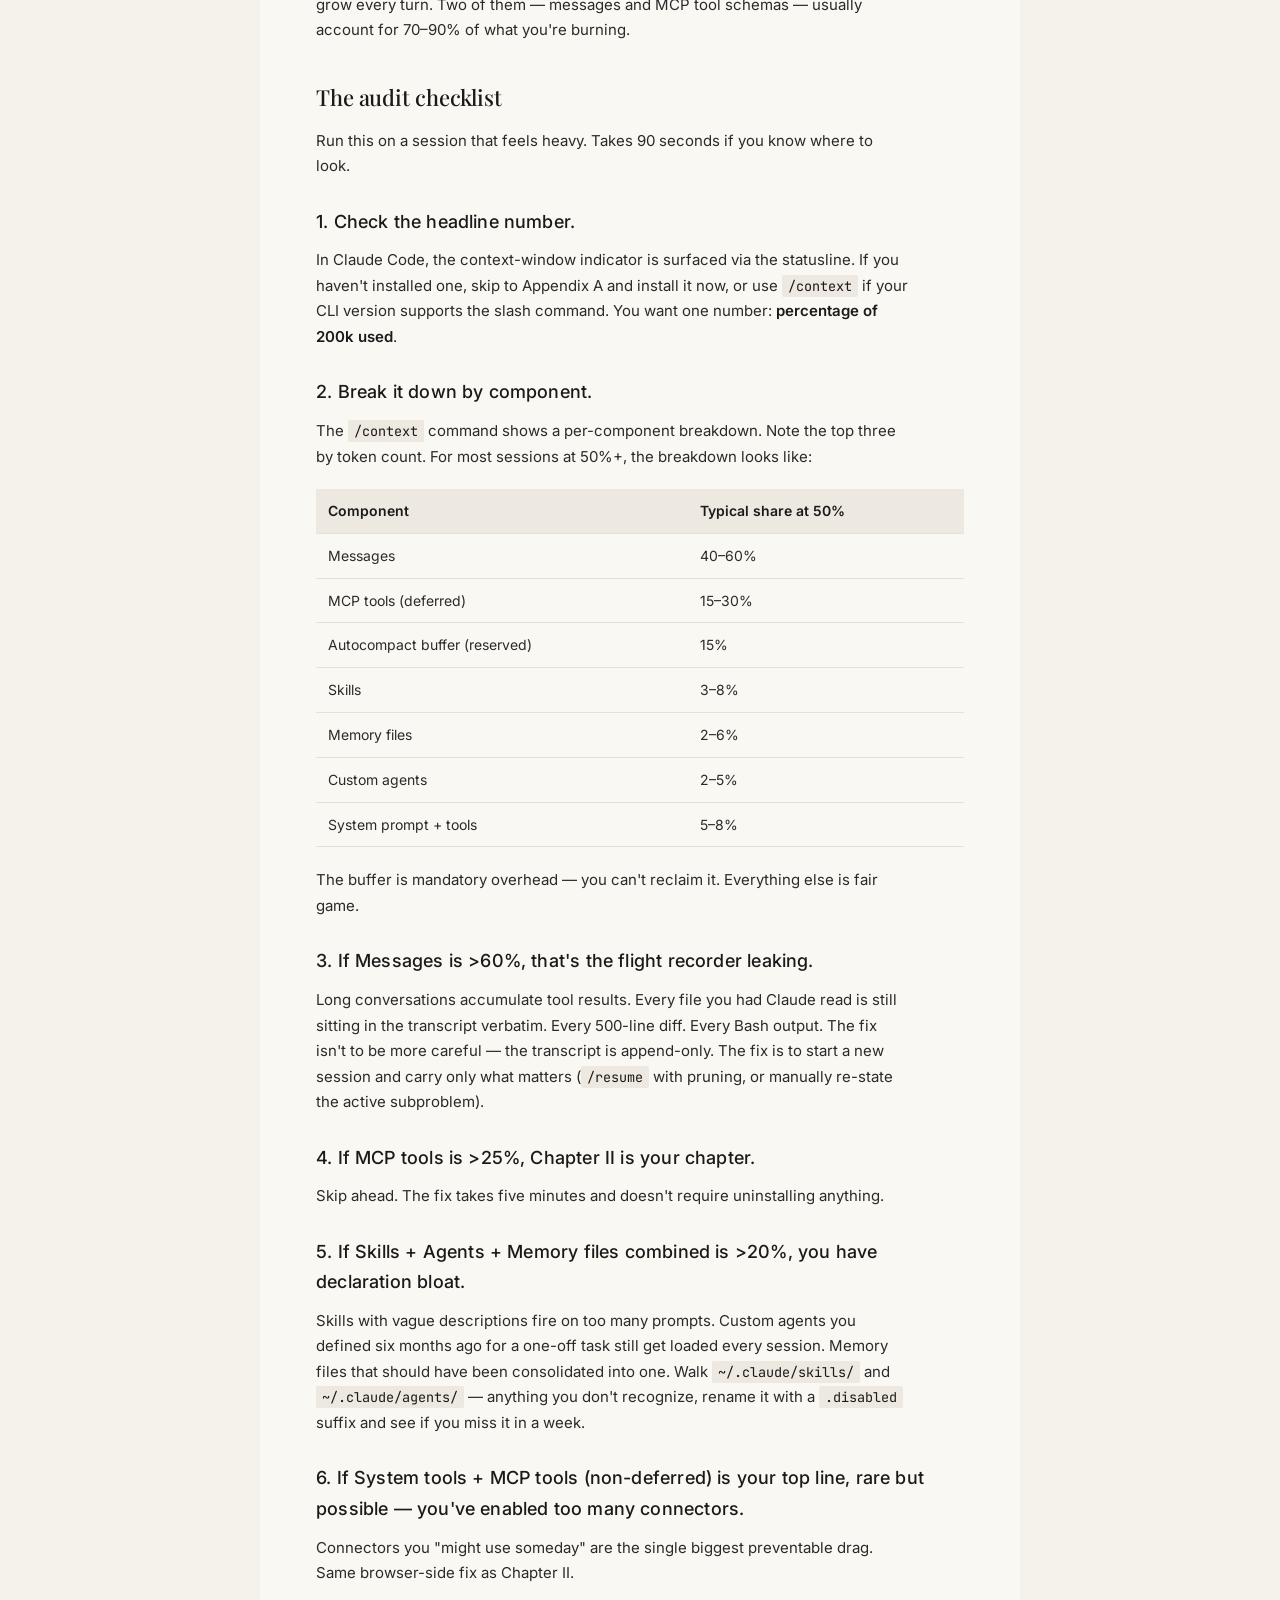
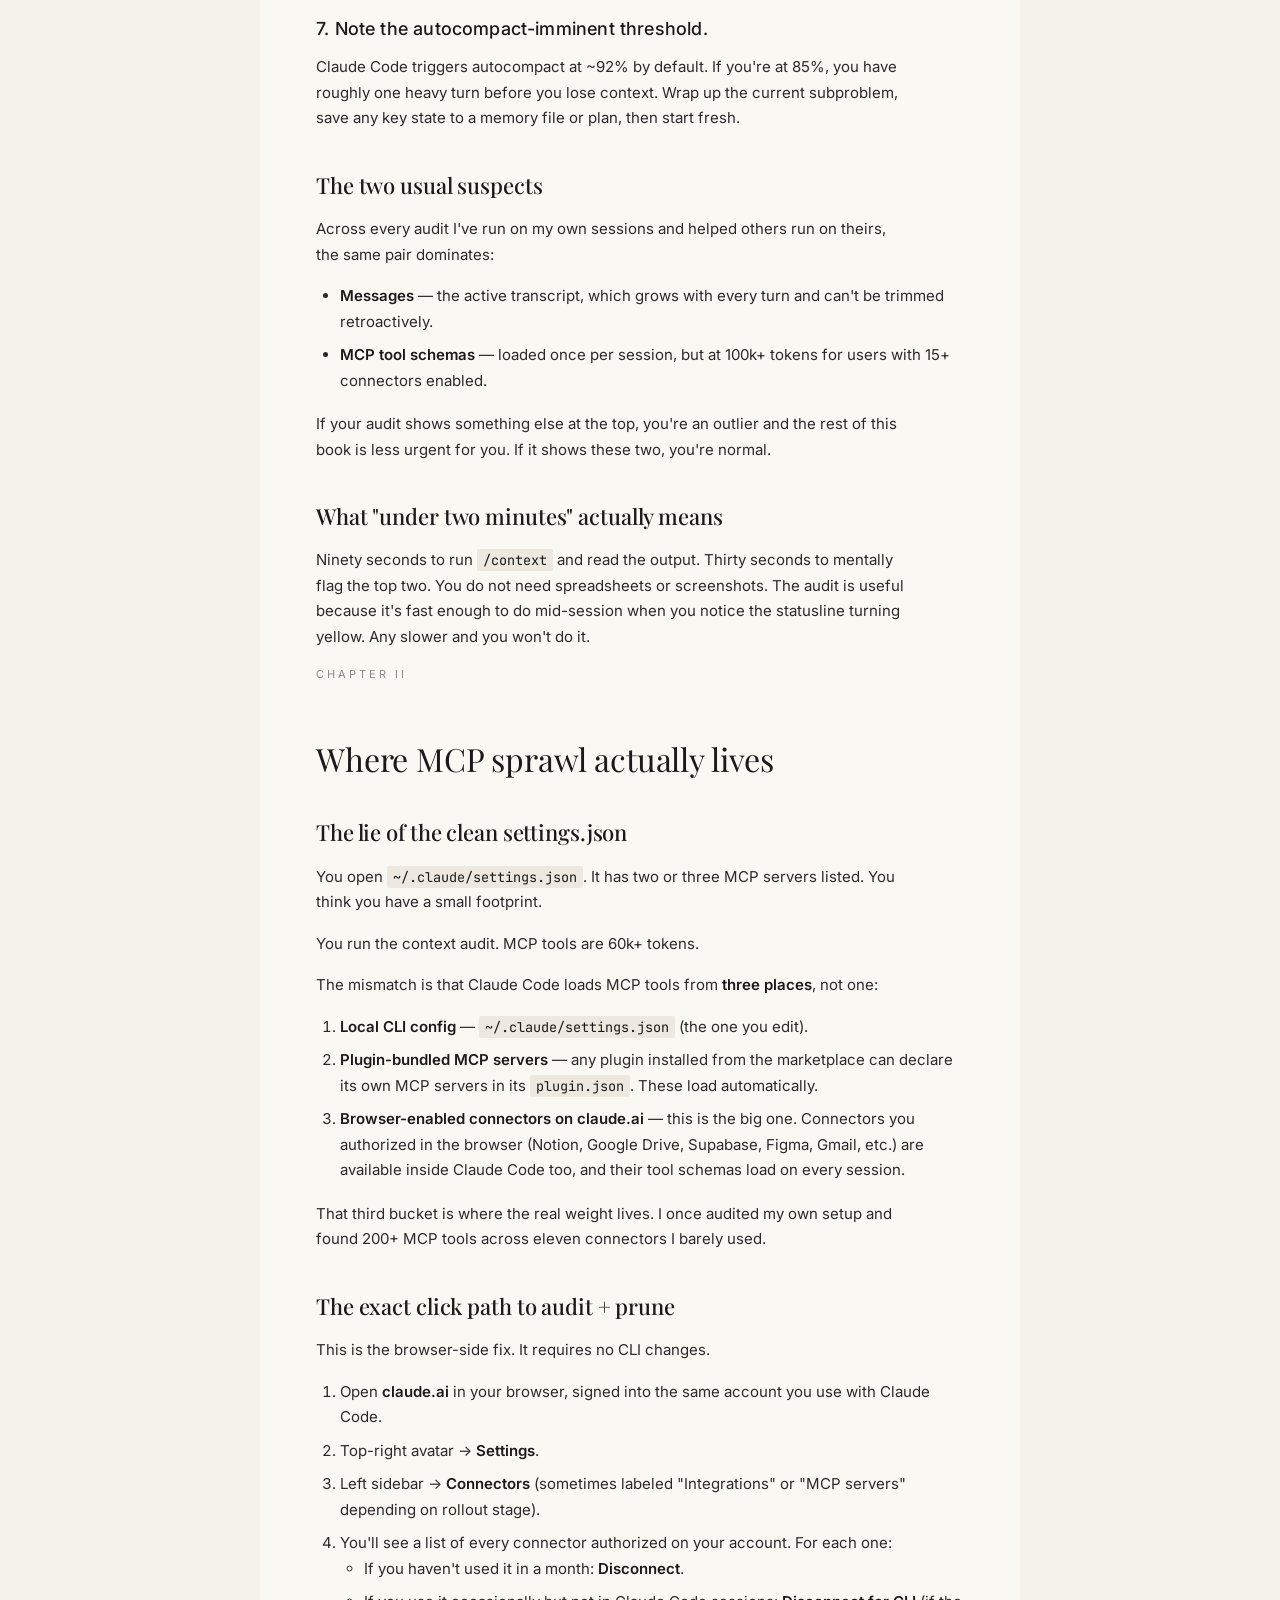
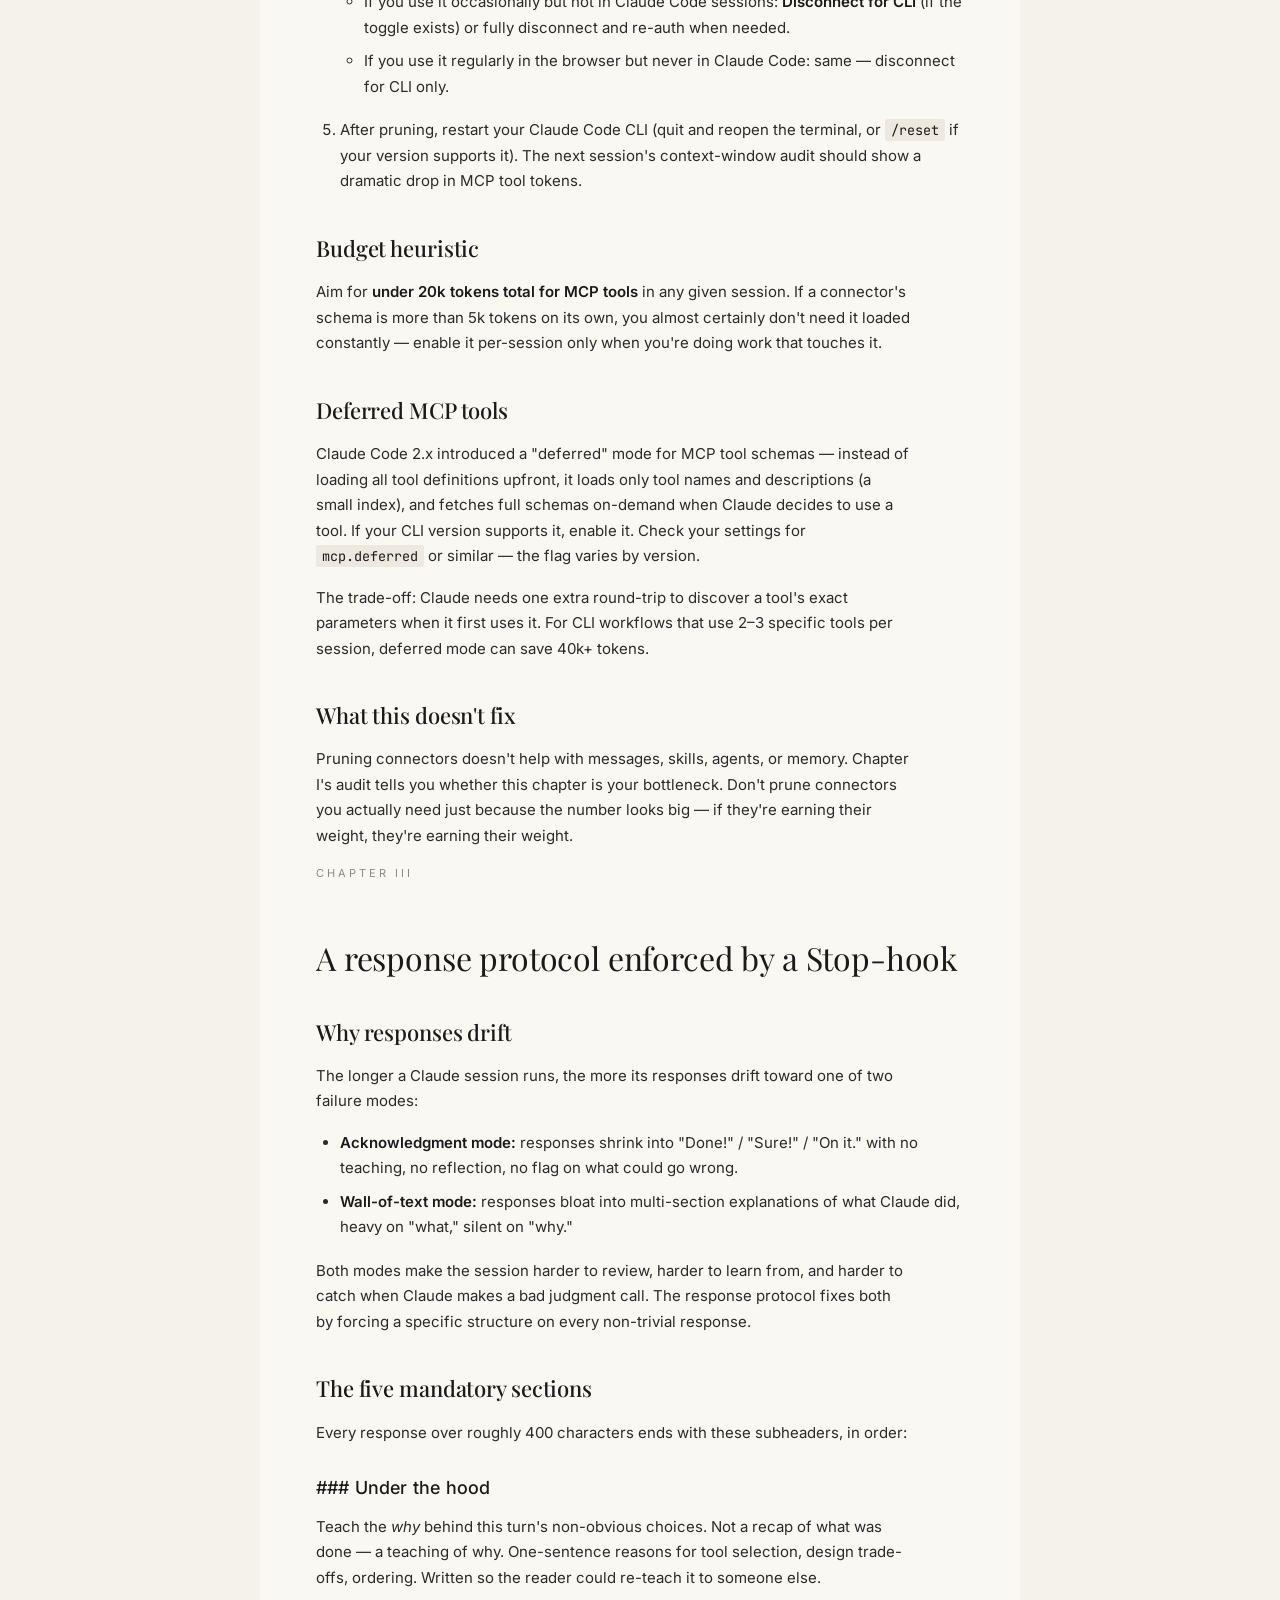
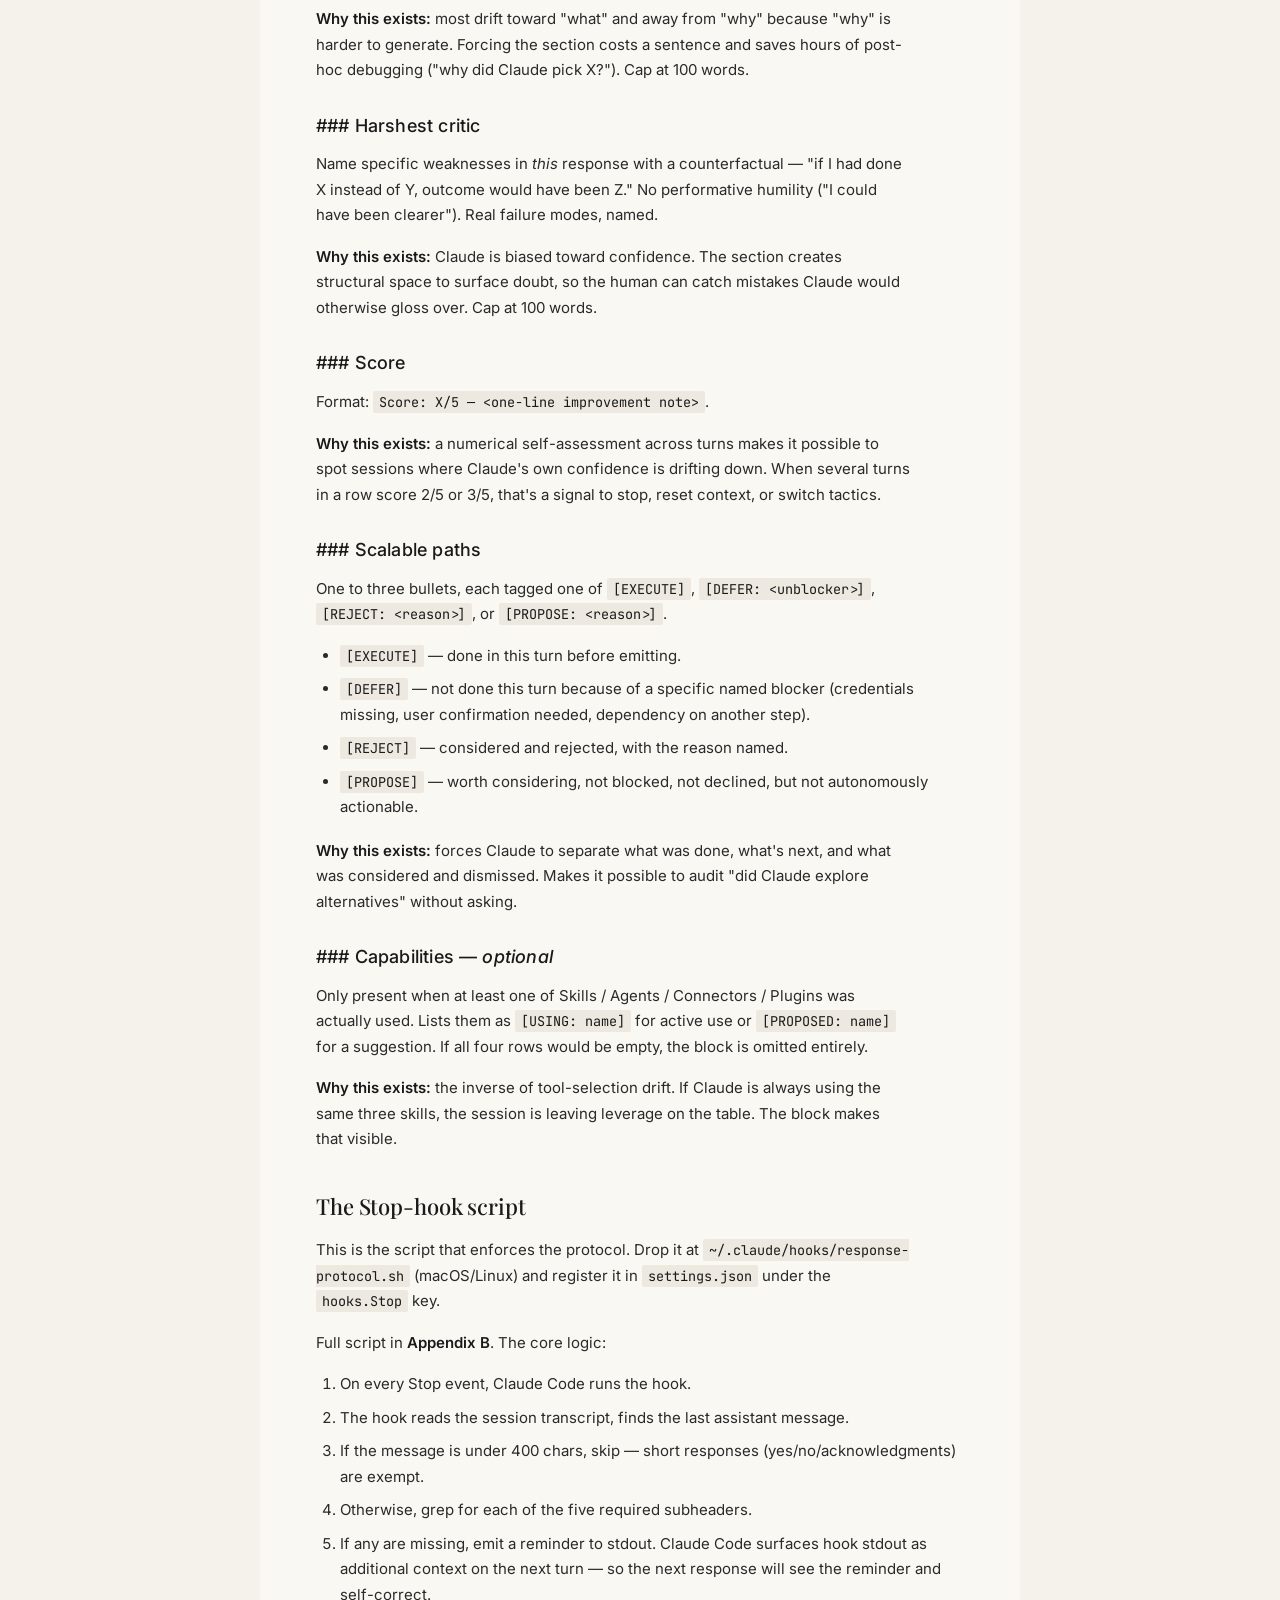
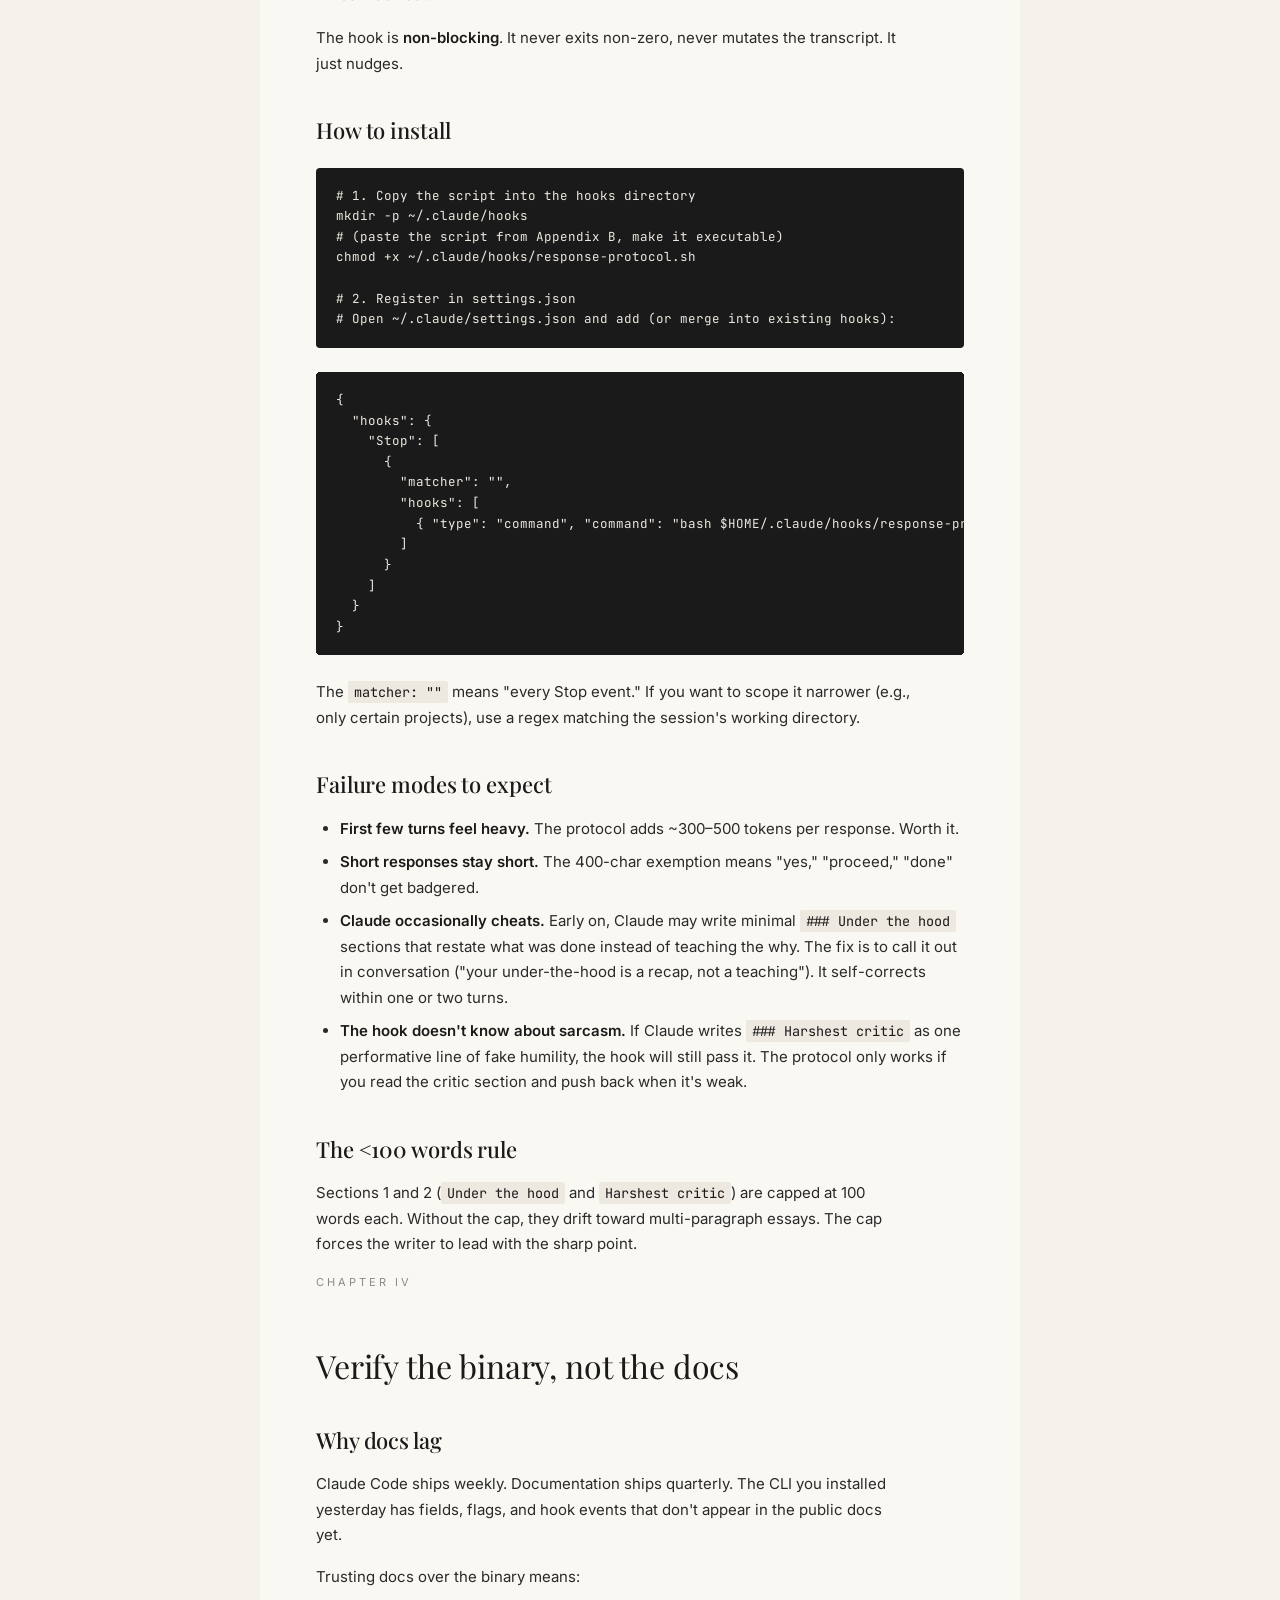
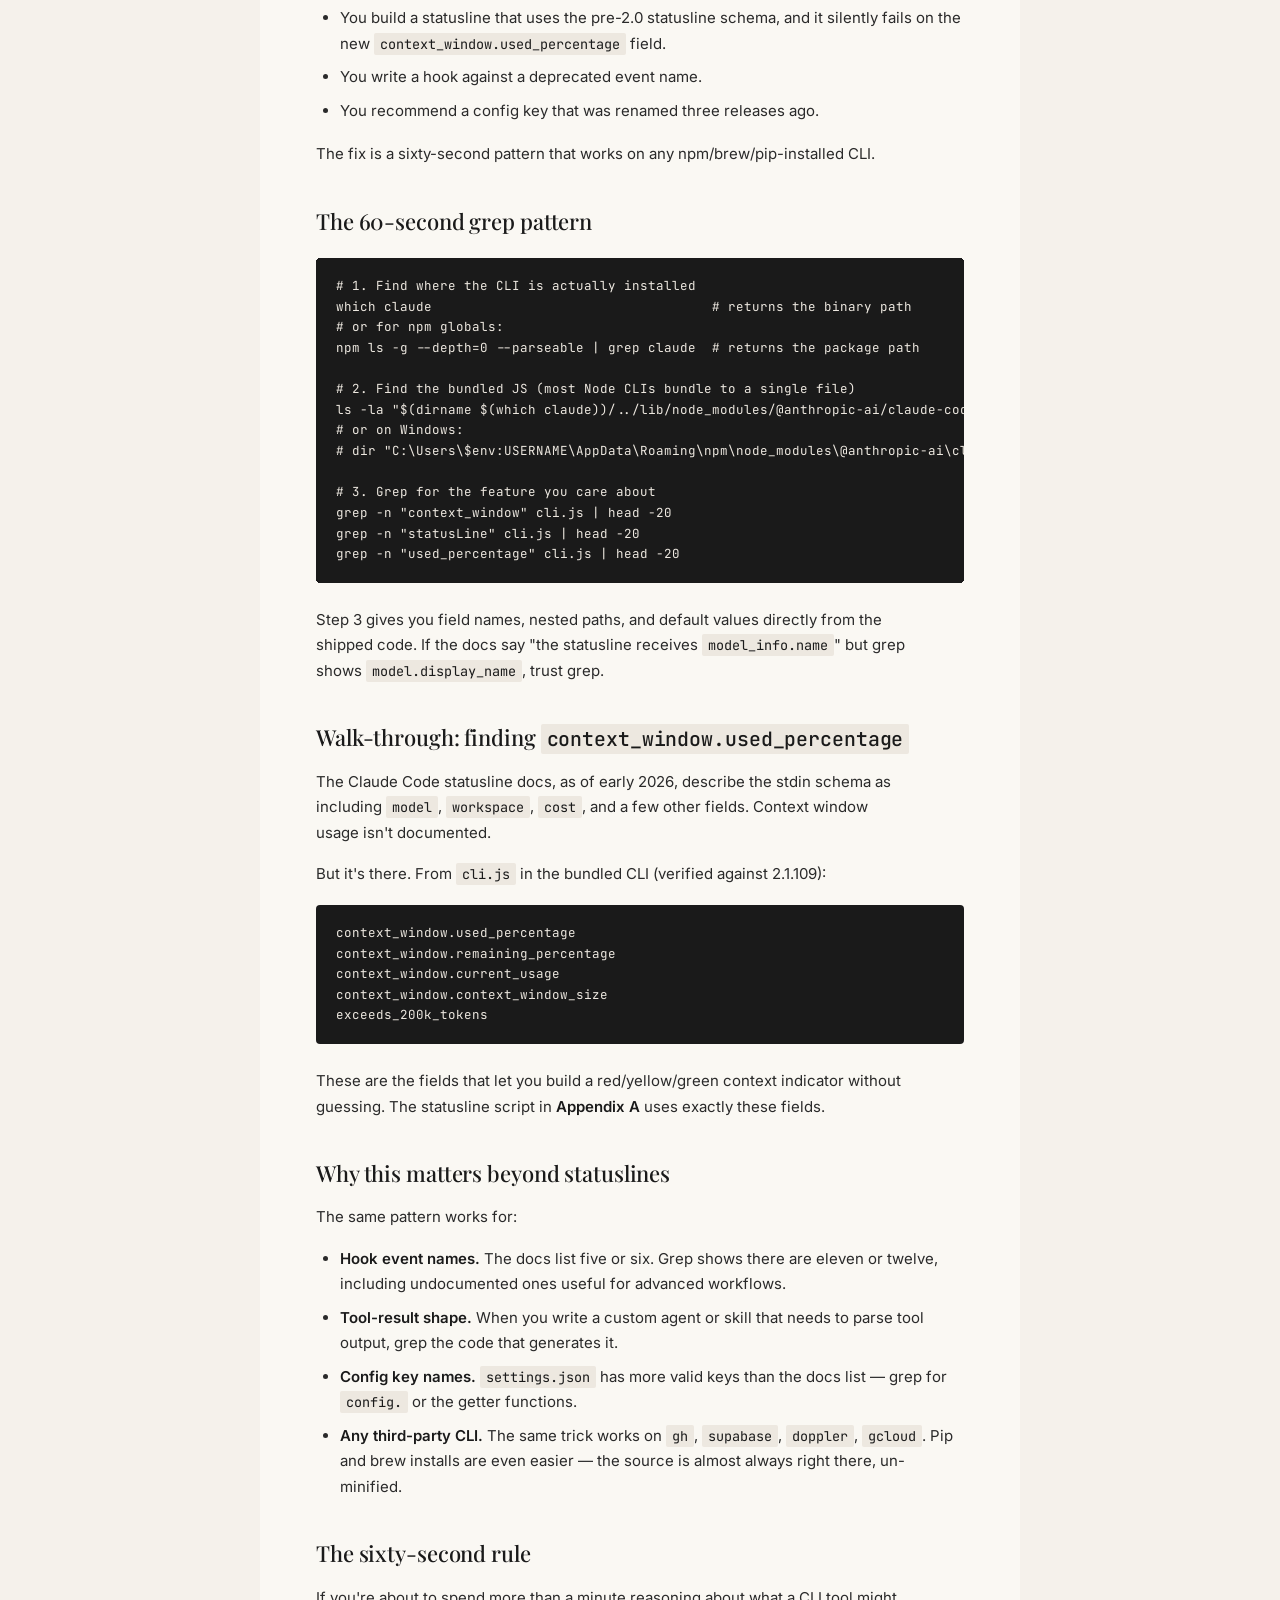
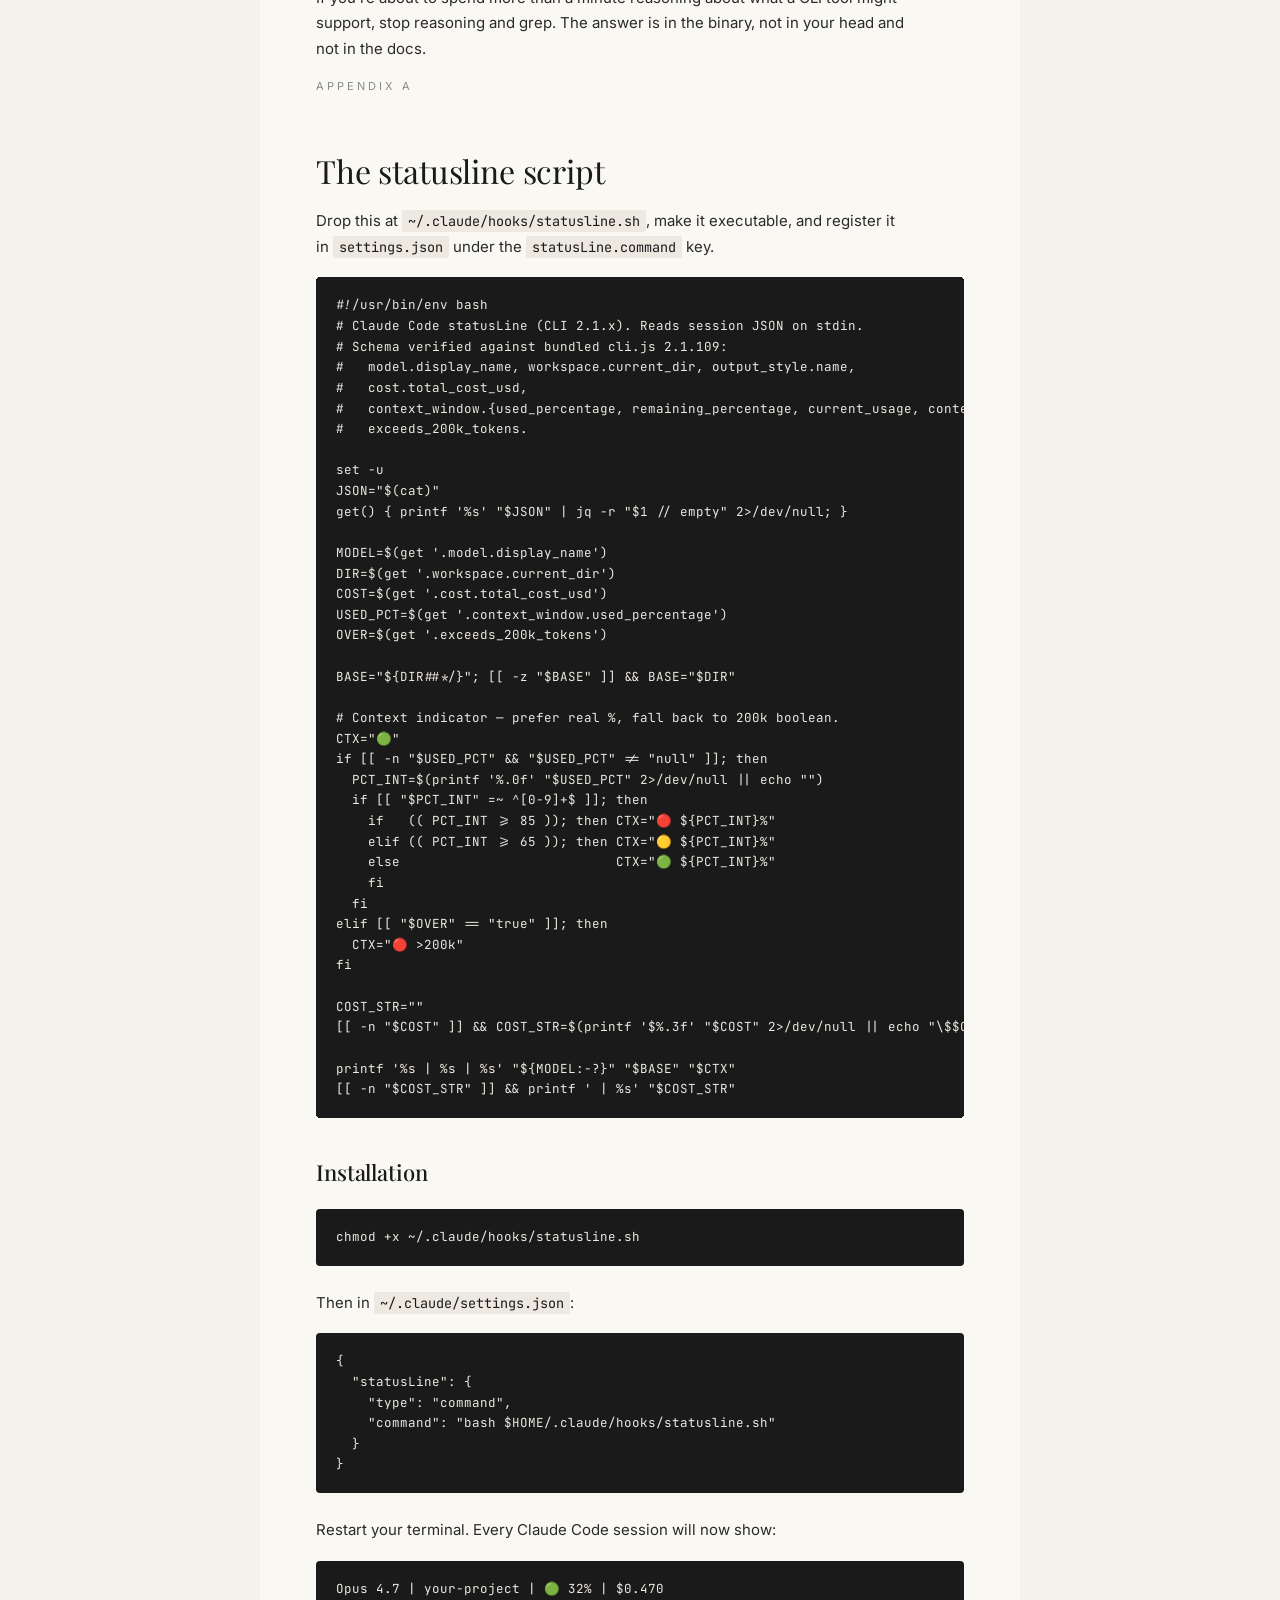
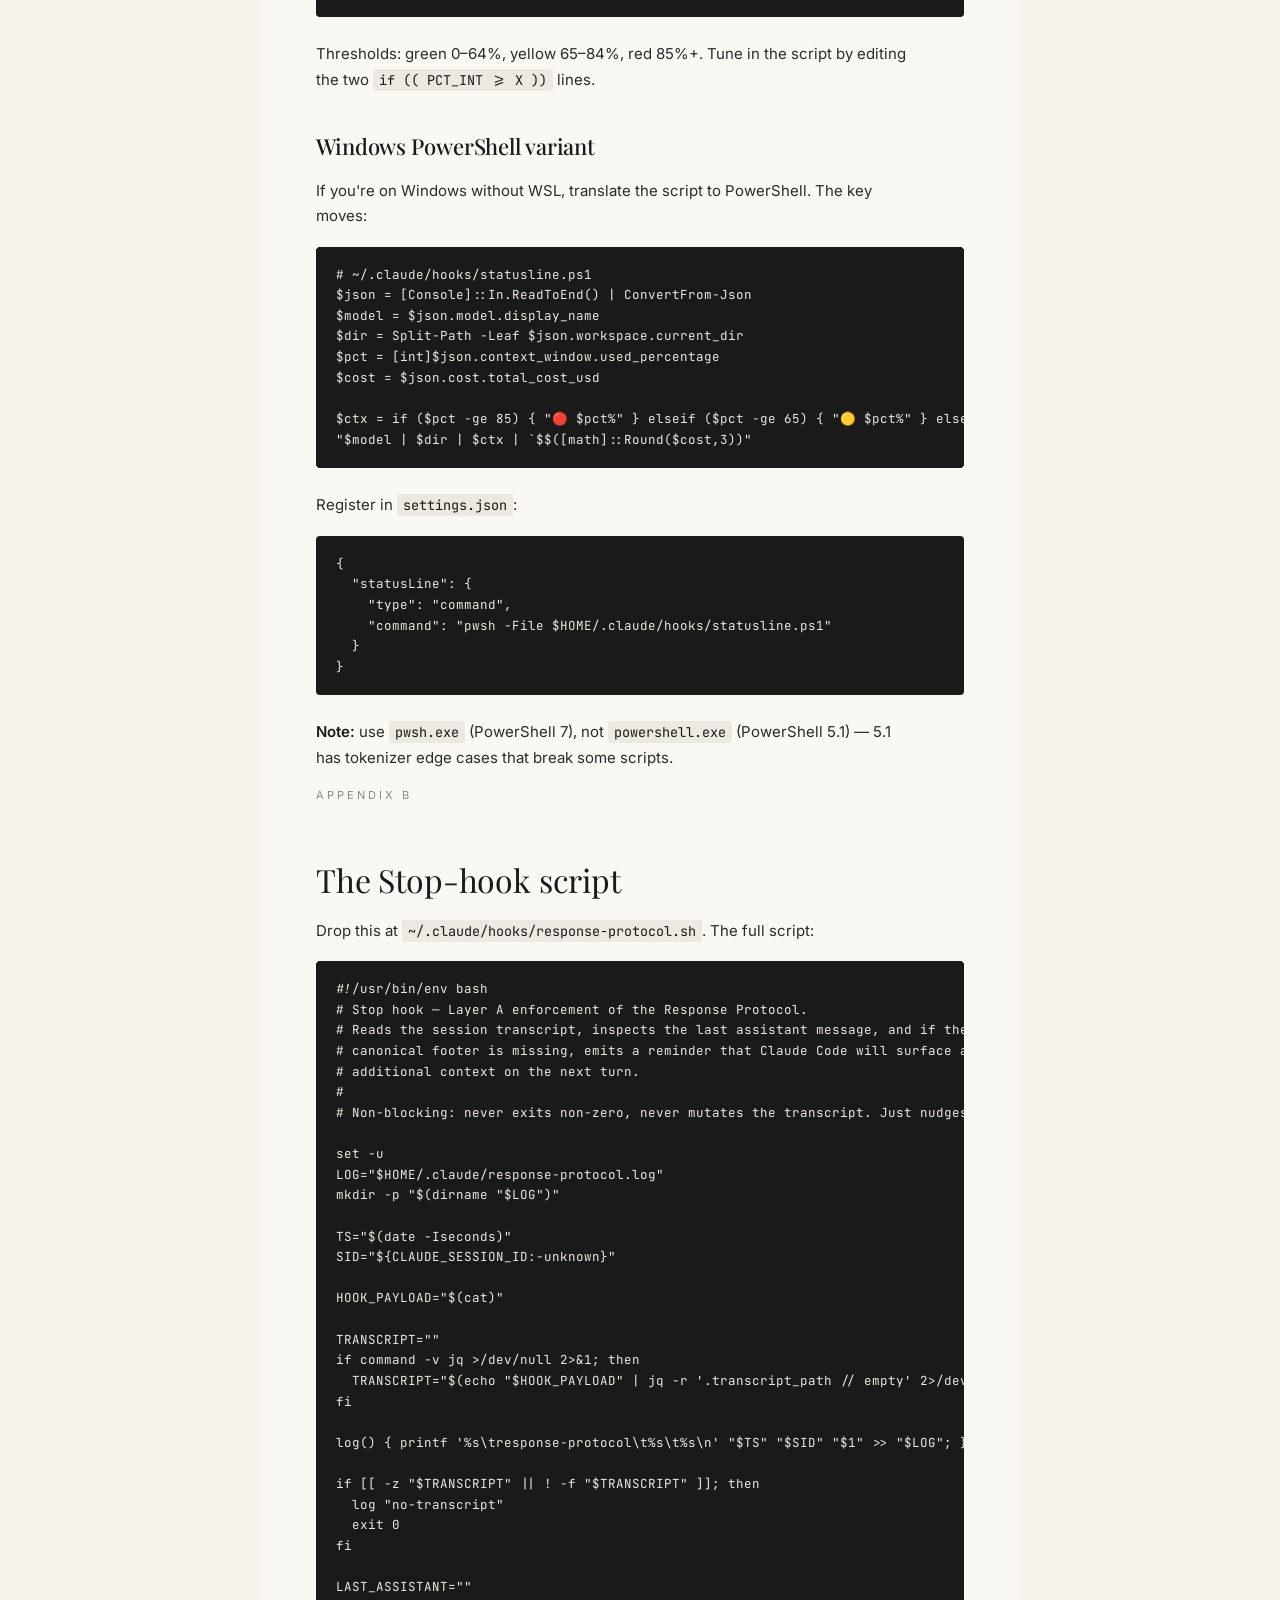
<file: playbook.html>
<!doctype html>
<html lang="en">
<head>
  <meta charset="utf-8" />
  <meta name="viewport" content="width=device-width, initial-scale=1" />
  <title>Under 200k — playbook</title>
  <meta name="robots" content="noindex" />
  <link rel="preconnect" href="https://fonts.googleapis.com" />
  <link rel="preconnect" href="https://fonts.gstatic.com" crossorigin />
  <link rel="stylesheet" href="https://fonts.googleapis.com/css2?family=Playfair+Display:ital,wght@0,300;0,400;0,700;1,400&family=Inter:wght@400;500;600&family=JetBrains+Mono:wght@400;500&display=swap" />
  <style>
    :root {
      --bg: #FAF8F3;
      --bg-deep: #F5F1EB;
      --ink: #1A1A1A;
      --text: #2A2A2A;
      --text-2: #5A5A5A;
      --muted: #8A8A8A;
      --surface: #EDE8E0;
      --border: rgba(26,26,26,0.10);
      --red: #A13A2F;
      --serif: 'Playfair Display', Georgia, serif;
      --sans: 'Inter', -apple-system, sans-serif;
      --mono: 'JetBrains Mono', ui-monospace, monospace;
    }
    *, *::before, *::after { box-sizing: border-box; margin: 0; padding: 0; }
    html { background: var(--bg-deep); }
    body {
      font-family: var(--sans);
      color: var(--text);
      background: var(--bg);
      font-size: 15px;
      line-height: 1.7;
      max-width: 760px;
      margin: 0 auto;
      padding: 64px 56px;
      -webkit-font-smoothing: antialiased;
    }
    h1, h2, h3, h4 { font-family: var(--serif); font-weight: 400; color: var(--ink); letter-spacing: -0.005em; }
    h1 { font-size: 54px; font-weight: 300; line-height: 1.08; margin-bottom: 14px; }
    h2 { font-size: 32px; font-weight: 400; margin: 56px 0 18px; line-height: 1.2; }
    h3 { font-size: 22px; font-weight: 500; margin: 36px 0 12px; }
    h4 { font-size: 18px; font-weight: 500; margin: 28px 0 10px; font-family: var(--sans); letter-spacing: 0.01em; }
    p  { margin-bottom: 16px; max-width: 66ch; }
    ul, ol { margin: 0 0 18px 24px; }
    li { margin-bottom: 8px; }
    strong { color: var(--ink); font-weight: 600; }
    em { font-style: italic; }
    hr { border: 0; border-top: 1px solid var(--border); margin: 40px 0; }
    a { color: var(--ink); text-decoration: underline; text-decoration-color: var(--border); }
    blockquote {
      border-left: 3px solid var(--red);
      padding: 8px 18px;
      color: var(--text-2);
      margin: 20px 0;
      background: var(--surface);
      font-style: italic;
    }
    blockquote p { margin: 0; }
    code {
      font-family: var(--mono);
      font-size: 0.9em;
      background: var(--surface);
      padding: 2px 6px;
      border-radius: 2px;
      color: var(--ink);
    }
    pre {
      background: #1A1A1A;
      color: #EDE8E0;
      padding: 18px 20px;
      border-radius: 4px;
      overflow-x: auto;
      font-family: var(--mono);
      font-size: 12.5px;
      line-height: 1.65;
      margin: 18px 0 24px;
    }
    pre code { background: transparent; padding: 0; color: inherit; font-size: inherit; }
    table { width: 100%; border-collapse: collapse; margin: 20px 0; font-size: 14px; }
    th, td { text-align: left; padding: 10px 12px; border-bottom: 1px solid var(--border); }
    th { font-family: var(--sans); font-weight: 600; color: var(--ink); background: var(--surface); }

    /* Cover */
    .cover {
      min-height: 80vh;
      display: flex;
      flex-direction: column;
      justify-content: space-between;
      padding: 40px 0 60px;
    }
    .cover-mark {
      font-family: var(--sans);
      font-size: 11px;
      letter-spacing: 3px;
      text-transform: uppercase;
      color: var(--muted);
    }
    .cover h1 {
      font-size: 72px;
      font-weight: 300;
      line-height: 1.02;
      margin-top: 36px;
    }
    .cover .emph { font-style: italic; font-weight: 400; }
    .cover-sub {
      font-size: 22px;
      color: var(--text-2);
      font-family: var(--serif);
      font-style: italic;
      margin-top: 20px;
      max-width: 36ch;
    }
    .cover-foot {
      font-size: 12px;
      color: var(--muted);
      font-family: var(--mono);
      display: flex;
      justify-content: space-between;
      border-top: 1px solid var(--border);
      padding-top: 16px;
    }
    .chapter-marker {
      font-family: var(--sans);
      font-size: 11px;
      letter-spacing: 3px;
      text-transform: uppercase;
      color: var(--muted);
      margin-bottom: 8px;
    }

    /* Print */
    @media print {
      @page { size: letter; margin: 0.75in 0.85in; }
      html, body { background: white; }
      body { padding: 0; max-width: none; font-size: 11.5pt; line-height: 1.55; }
      h1 { font-size: 34pt; }
      h2 { font-size: 20pt; margin: 28pt 0 10pt; page-break-after: avoid; }
      h3 { font-size: 14pt; page-break-after: avoid; }
      h4 { font-size: 12pt; page-break-after: avoid; }
      pre { font-size: 9pt; page-break-inside: avoid; }
      table, blockquote, pre, ul, ol { page-break-inside: avoid; }
      .page-break { page-break-before: always; }
      a { color: var(--ink); text-decoration: none; }
      .cover { min-height: 9in; page-break-after: always; }
      .cover h1 { font-size: 52pt; }
      .cover-sub { font-size: 16pt; }
      .toc { page-break-after: always; }
      @page {
        margin: 0.75in;
        @bottom-right {
          content: counter(page);
          font-family: 'Inter', sans-serif;
          font-size: 9pt;
          color: #8A8A8A;
        }
        @bottom-left {
          content: "Under 200k";
          font-family: 'Inter', sans-serif;
          font-size: 9pt;
          color: #8A8A8A;
          letter-spacing: 0.05em;
        }
      }
      @page :first {
        @bottom-right { content: ""; }
        @bottom-left { content: ""; }
      }
    }
    .toc-list { list-style: none; margin: 24px 0 0 0; padding: 0; }
    .toc-list li {
      font-family: var(--serif);
      font-size: 18px;
      margin-bottom: 14px;
      padding-bottom: 10px;
      border-bottom: 1px dotted var(--border);
      counter-increment: toc;
    }
    .toc-list li a { text-decoration: none; color: var(--ink); display: flex; gap: 12px; }
    .toc-list li em { color: var(--text-2); font-style: italic; min-width: 110px; font-size: 14px; font-family: var(--sans); letter-spacing: 0.04em; text-transform: uppercase; padding-top: 4px; }
  </style>
</head>
<body>

<section class="cover">
  <div>
    <div class="cover-mark">A field guide — est. 2026</div>
    <h1>Under <span class="emph">200k</span></h1>
    <p class="cover-sub">A field guide to heavy Claude Code sessions.</p>
  </div>
  <div class="cover-foot">
    <span>Fahad Noor</span>
    <span>v1.0 · 2026-04-18</span>
  </div>
</section>

<div class="page-break"></div>

<section class="toc">
  <h2 style="margin-top:0;">Contents</h2>
  <ol class="toc-list">
    <li><a href="#why">Why this exists</a></li>
    <li><a href="#how">How to use this guide</a></li>
    <li><a href="#ch1"><em>Chapter I.</em> A context audit you can run in under two minutes</a></li>
    <li><a href="#ch2"><em>Chapter II.</em> Where MCP sprawl actually lives</a></li>
    <li><a href="#ch3"><em>Chapter III.</em> A response protocol enforced by a Stop-hook</a></li>
    <li><a href="#ch4"><em>Chapter IV.</em> Verify the binary, not the docs</a></li>
    <li><a href="#appA"><em>Appendix A.</em> The statusline script</a></li>
    <li><a href="#appB"><em>Appendix B.</em> The Stop-hook script</a></li>
    <li><a href="#closing">Closing</a></li>
  </ol>
</section>

<div class="page-break"></div>

<blockquote><p>Copyright © 2026 Fahad Noor. All rights reserved. This document and its scripts are licensed for personal use by the original purchaser. Redistribution, resale, or inclusion in derivative products is prohibited.</p></blockquote>

<h2 id="why">Why this exists</h2>
<p>You already know what the 200k wall feels like. You're forty turns into a refactor, Claude has the full mental model of your codebase, and somewhere around turn forty-one the context bar goes red. Autocompact triggers. Older messages get summarized into oblivion. The file contents Claude had read earlier? Gone. The design decision you argued out three hours ago? Summarized into one line that loses the reasoning.</p>
<p>You paste the file again. Claude thanks you and keeps working. But the thing you were building — the specific thread of intent — is now a lossy reconstruction.</p>
<p>This guide is about not getting there. Not because hitting 200k is a moral failure — it isn't — but because most of the tokens you're burning are noise you never needed to load. The 60k MCP tools you don't use in this session. The skill descriptions that trigger on phrases you never type. The memory files that haven't been relevant for six months. The capabilities index that gets re-injected every turn.</p>
<p>Four moves. Each grounded in something I verified against my own setup, not documentation.</p>
<ul>
  <li><strong>I.</strong> A context audit you can run in under two minutes.</li>
  <li><strong>II.</strong> Where MCP sprawl actually lives.</li>
  <li><strong>III.</strong> A response protocol enforced by a Stop-hook.</li>
  <li><strong>IV.</strong> Verify the binary, not the docs.</li>
</ul>
<p>The appendix has the two scripts — statusline and Stop-hook — ready to drop into <code>~/.claude/</code>. Together they're about 200 lines.</p>

<h2 id="how">How to use this guide</h2>
<p>Read Chapter I today. Run the audit. If you're surprised by what you find (most people are), keep reading.</p>
<p>Don't skip to the scripts without reading Chapter III. The scripts enforce a protocol that's only useful if you understand why each piece exists — otherwise you'll delete the parts that annoy you and lose the value.</p>
<p>Every code block is meant to be copied. Every click path is the exact path. If something here doesn't match your version of Claude Code, grep the binary (Chapter IV shows you how) — don't assume I'm wrong until you've checked.</p>

<div class="page-break"></div>

<p class="chapter-marker">Chapter I</p>
<h2 id="ch1">A context audit you can run in under two minutes</h2>

<h3>What the context window actually is</h3>
<p>The 200k token window is a shared budget across eight or nine distinct components. You don't control most of them directly. But every turn, Claude Code sends the model a prompt shaped roughly like this:</p>
<pre><code>[system prompt from the CLI binary]
[tool schemas — system tools like Read/Edit/Bash]
[tool schemas — MCP tools from connectors]
[skill definitions from ~/.claude/skills/]
[custom agent definitions from ~/.claude/agents/]
[CLAUDE.md files — user, project, memory index]
[every memory file referenced by MEMORY.md]
[the conversation transcript — every user turn, every tool call, every result]
[the current user turn]</code></pre>
<p>Every single one of these eats tokens. Some are fixed overhead per session. Some grow every turn. Two of them — messages and MCP tool schemas — usually account for 70–90% of what you're burning.</p>

<h3>The audit checklist</h3>
<p>Run this on a session that feels heavy. Takes 90 seconds if you know where to look.</p>

<h4>1. Check the headline number.</h4>
<p>In Claude Code, the context-window indicator is surfaced via the statusline. If you haven't installed one, skip to Appendix A and install it now, or use <code>/context</code> if your CLI version supports the slash command. You want one number: <strong>percentage of 200k used</strong>.</p>

<h4>2. Break it down by component.</h4>
<p>The <code>/context</code> command shows a per-component breakdown. Note the top three by token count. For most sessions at 50%+, the breakdown looks like:</p>
<table>
  <thead><tr><th>Component</th><th>Typical share at 50%</th></tr></thead>
  <tbody>
    <tr><td>Messages</td><td>40–60%</td></tr>
    <tr><td>MCP tools (deferred)</td><td>15–30%</td></tr>
    <tr><td>Autocompact buffer (reserved)</td><td>15%</td></tr>
    <tr><td>Skills</td><td>3–8%</td></tr>
    <tr><td>Memory files</td><td>2–6%</td></tr>
    <tr><td>Custom agents</td><td>2–5%</td></tr>
    <tr><td>System prompt + tools</td><td>5–8%</td></tr>
  </tbody>
</table>
<p>The buffer is mandatory overhead — you can't reclaim it. Everything else is fair game.</p>

<h4>3. If Messages is &gt;60%, that's the flight recorder leaking.</h4>
<p>Long conversations accumulate tool results. Every file you had Claude read is still sitting in the transcript verbatim. Every 500-line diff. Every Bash output. The fix isn't to be more careful — the transcript is append-only. The fix is to start a new session and carry only what matters (<code>/resume</code> with pruning, or manually re-state the active subproblem).</p>

<h4>4. If MCP tools is &gt;25%, Chapter II is your chapter.</h4>
<p>Skip ahead. The fix takes five minutes and doesn't require uninstalling anything.</p>

<h4>5. If Skills + Agents + Memory files combined is &gt;20%, you have declaration bloat.</h4>
<p>Skills with vague descriptions fire on too many prompts. Custom agents you defined six months ago for a one-off task still get loaded every session. Memory files that should have been consolidated into one. Walk <code>~/.claude/skills/</code> and <code>~/.claude/agents/</code> — anything you don't recognize, rename it with a <code>.disabled</code> suffix and see if you miss it in a week.</p>

<h4>6. If System tools + MCP tools (non-deferred) is your top line, rare but possible — you've enabled too many connectors.</h4>
<p>Connectors you "might use someday" are the single biggest preventable drag. Same browser-side fix as Chapter II.</p>

<h4>7. Note the autocompact-imminent threshold.</h4>
<p>Claude Code triggers autocompact at ~92% by default. If you're at 85%, you have roughly one heavy turn before you lose context. Wrap up the current subproblem, save any key state to a memory file or plan, then start fresh.</p>

<h3>The two usual suspects</h3>
<p>Across every audit I've run on my own sessions and helped others run on theirs, the same pair dominates:</p>
<ul>
  <li><strong>Messages</strong> — the active transcript, which grows with every turn and can't be trimmed retroactively.</li>
  <li><strong>MCP tool schemas</strong> — loaded once per session, but at 100k+ tokens for users with 15+ connectors enabled.</li>
</ul>
<p>If your audit shows something else at the top, you're an outlier and the rest of this book is less urgent for you. If it shows these two, you're normal.</p>

<h3>What "under two minutes" actually means</h3>
<p>Ninety seconds to run <code>/context</code> and read the output. Thirty seconds to mentally flag the top two. You do not need spreadsheets or screenshots. The audit is useful because it's fast enough to do mid-session when you notice the statusline turning yellow. Any slower and you won't do it.</p>

<div class="page-break"></div>

<p class="chapter-marker">Chapter II</p>
<h2 id="ch2">Where MCP sprawl actually lives</h2>

<h3>The lie of the clean settings.json</h3>
<p>You open <code>~/.claude/settings.json</code>. It has two or three MCP servers listed. You think you have a small footprint.</p>
<p>You run the context audit. MCP tools are 60k+ tokens.</p>
<p>The mismatch is that Claude Code loads MCP tools from <strong>three places</strong>, not one:</p>
<ol>
  <li><strong>Local CLI config</strong> — <code>~/.claude/settings.json</code> (the one you edit).</li>
  <li><strong>Plugin-bundled MCP servers</strong> — any plugin installed from the marketplace can declare its own MCP servers in its <code>plugin.json</code>. These load automatically.</li>
  <li><strong>Browser-enabled connectors on claude.ai</strong> — this is the big one. Connectors you authorized in the browser (Notion, Google Drive, Supabase, Figma, Gmail, etc.) are available inside Claude Code too, and their tool schemas load on every session.</li>
</ol>
<p>That third bucket is where the real weight lives. I once audited my own setup and found 200+ MCP tools across eleven connectors I barely used.</p>

<h3>The exact click path to audit + prune</h3>
<p>This is the browser-side fix. It requires no CLI changes.</p>
<ol>
  <li>Open <strong>claude.ai</strong> in your browser, signed into the same account you use with Claude Code.</li>
  <li>Top-right avatar → <strong>Settings</strong>.</li>
  <li>Left sidebar → <strong>Connectors</strong> (sometimes labeled "Integrations" or "MCP servers" depending on rollout stage).</li>
  <li>You'll see a list of every connector authorized on your account. For each one:
    <ul>
      <li>If you haven't used it in a month: <strong>Disconnect</strong>.</li>
      <li>If you use it occasionally but not in Claude Code sessions: <strong>Disconnect for CLI</strong> (if the toggle exists) or fully disconnect and re-auth when needed.</li>
      <li>If you use it regularly in the browser but never in Claude Code: same — disconnect for CLI only.</li>
    </ul>
  </li>
  <li>After pruning, restart your Claude Code CLI (quit and reopen the terminal, or <code>/reset</code> if your version supports it). The next session's context-window audit should show a dramatic drop in MCP tool tokens.</li>
</ol>

<h3>Budget heuristic</h3>
<p>Aim for <strong>under 20k tokens total for MCP tools</strong> in any given session. If a connector's schema is more than 5k tokens on its own, you almost certainly don't need it loaded constantly — enable it per-session only when you're doing work that touches it.</p>

<h3>Deferred MCP tools</h3>
<p>Claude Code 2.x introduced a "deferred" mode for MCP tool schemas — instead of loading all tool definitions upfront, it loads only tool names and descriptions (a small index), and fetches full schemas on-demand when Claude decides to use a tool. If your CLI version supports it, enable it. Check your settings for <code>mcp.deferred</code> or similar — the flag varies by version.</p>
<p>The trade-off: Claude needs one extra round-trip to discover a tool's exact parameters when it first uses it. For CLI workflows that use 2–3 specific tools per session, deferred mode can save 40k+ tokens.</p>

<h3>What this doesn't fix</h3>
<p>Pruning connectors doesn't help with messages, skills, agents, or memory. Chapter I's audit tells you whether this chapter is your bottleneck. Don't prune connectors you actually need just because the number looks big — if they're earning their weight, they're earning their weight.</p>

<div class="page-break"></div>

<p class="chapter-marker">Chapter III</p>
<h2 id="ch3">A response protocol enforced by a Stop-hook</h2>

<h3>Why responses drift</h3>
<p>The longer a Claude session runs, the more its responses drift toward one of two failure modes:</p>
<ul>
  <li><strong>Acknowledgment mode:</strong> responses shrink into "Done!" / "Sure!" / "On it." with no teaching, no reflection, no flag on what could go wrong.</li>
  <li><strong>Wall-of-text mode:</strong> responses bloat into multi-section explanations of what Claude did, heavy on "what," silent on "why."</li>
</ul>
<p>Both modes make the session harder to review, harder to learn from, and harder to catch when Claude makes a bad judgment call. The response protocol fixes both by forcing a specific structure on every non-trivial response.</p>

<h3>The five mandatory sections</h3>
<p>Every response over roughly 400 characters ends with these subheaders, in order:</p>

<h4>### Under the hood</h4>
<p>Teach the <em>why</em> behind this turn's non-obvious choices. Not a recap of what was done — a teaching of why. One-sentence reasons for tool selection, design trade-offs, ordering. Written so the reader could re-teach it to someone else.</p>
<p><strong>Why this exists:</strong> most drift toward "what" and away from "why" because "why" is harder to generate. Forcing the section costs a sentence and saves hours of post-hoc debugging ("why did Claude pick X?"). Cap at 100 words.</p>

<h4>### Harshest critic</h4>
<p>Name specific weaknesses in <em>this</em> response with a counterfactual — "if I had done X instead of Y, outcome would have been Z." No performative humility ("I could have been clearer"). Real failure modes, named.</p>
<p><strong>Why this exists:</strong> Claude is biased toward confidence. The section creates structural space to surface doubt, so the human can catch mistakes Claude would otherwise gloss over. Cap at 100 words.</p>

<h4>### Score</h4>
<p>Format: <code>Score: X/5 — &lt;one-line improvement note&gt;</code>.</p>
<p><strong>Why this exists:</strong> a numerical self-assessment across turns makes it possible to spot sessions where Claude's own confidence is drifting down. When several turns in a row score 2/5 or 3/5, that's a signal to stop, reset context, or switch tactics.</p>

<h4>### Scalable paths</h4>
<p>One to three bullets, each tagged one of <code>[EXECUTE]</code>, <code>[DEFER: &lt;unblocker&gt;]</code>, <code>[REJECT: &lt;reason&gt;]</code>, or <code>[PROPOSE: &lt;reason&gt;]</code>.</p>
<ul>
  <li><code>[EXECUTE]</code> — done in this turn before emitting.</li>
  <li><code>[DEFER]</code> — not done this turn because of a specific named blocker (credentials missing, user confirmation needed, dependency on another step).</li>
  <li><code>[REJECT]</code> — considered and rejected, with the reason named.</li>
  <li><code>[PROPOSE]</code> — worth considering, not blocked, not declined, but not autonomously actionable.</li>
</ul>
<p><strong>Why this exists:</strong> forces Claude to separate what was done, what's next, and what was considered and dismissed. Makes it possible to audit "did Claude explore alternatives" without asking.</p>

<h4>### Capabilities — <em>optional</em></h4>
<p>Only present when at least one of Skills / Agents / Connectors / Plugins was actually used. Lists them as <code>[USING: name]</code> for active use or <code>[PROPOSED: name]</code> for a suggestion. If all four rows would be empty, the block is omitted entirely.</p>
<p><strong>Why this exists:</strong> the inverse of tool-selection drift. If Claude is always using the same three skills, the session is leaving leverage on the table. The block makes that visible.</p>

<h3>The Stop-hook script</h3>
<p>This is the script that enforces the protocol. Drop it at <code>~/.claude/hooks/response-protocol.sh</code> (macOS/Linux) and register it in <code>settings.json</code> under the <code>hooks.Stop</code> key.</p>
<p>Full script in <strong>Appendix B</strong>. The core logic:</p>
<ol>
  <li>On every Stop event, Claude Code runs the hook.</li>
  <li>The hook reads the session transcript, finds the last assistant message.</li>
  <li>If the message is under 400 chars, skip — short responses (yes/no/acknowledgments) are exempt.</li>
  <li>Otherwise, grep for each of the five required subheaders.</li>
  <li>If any are missing, emit a reminder to stdout. Claude Code surfaces hook stdout as additional context on the next turn — so the next response will see the reminder and self-correct.</li>
</ol>
<p>The hook is <strong>non-blocking</strong>. It never exits non-zero, never mutates the transcript. It just nudges.</p>

<h3>How to install</h3>
<pre><code># 1. Copy the script into the hooks directory
mkdir -p ~/.claude/hooks
# (paste the script from Appendix B, make it executable)
chmod +x ~/.claude/hooks/response-protocol.sh

# 2. Register in settings.json
# Open ~/.claude/settings.json and add (or merge into existing hooks):</code></pre>
<pre><code>{
  "hooks": {
    "Stop": [
      {
        "matcher": "",
        "hooks": [
          { "type": "command", "command": "bash $HOME/.claude/hooks/response-protocol.sh" }
        ]
      }
    ]
  }
}</code></pre>
<p>The <code>matcher: ""</code> means "every Stop event." If you want to scope it narrower (e.g., only certain projects), use a regex matching the session's working directory.</p>

<h3>Failure modes to expect</h3>
<ul>
  <li><strong>First few turns feel heavy.</strong> The protocol adds ~300–500 tokens per response. Worth it.</li>
  <li><strong>Short responses stay short.</strong> The 400-char exemption means "yes," "proceed," "done" don't get badgered.</li>
  <li><strong>Claude occasionally cheats.</strong> Early on, Claude may write minimal <code>### Under the hood</code> sections that restate what was done instead of teaching the why. The fix is to call it out in conversation ("your under-the-hood is a recap, not a teaching"). It self-corrects within one or two turns.</li>
  <li><strong>The hook doesn't know about sarcasm.</strong> If Claude writes <code>### Harshest critic</code> as one performative line of fake humility, the hook will still pass it. The protocol only works if you read the critic section and push back when it's weak.</li>
</ul>

<h3>The &lt;100 words rule</h3>
<p>Sections 1 and 2 (<code>Under the hood</code> and <code>Harshest critic</code>) are capped at 100 words each. Without the cap, they drift toward multi-paragraph essays. The cap forces the writer to lead with the sharp point.</p>

<div class="page-break"></div>

<p class="chapter-marker">Chapter IV</p>
<h2 id="ch4">Verify the binary, not the docs</h2>

<h3>Why docs lag</h3>
<p>Claude Code ships weekly. Documentation ships quarterly. The CLI you installed yesterday has fields, flags, and hook events that don't appear in the public docs yet.</p>
<p>Trusting docs over the binary means:</p>
<ul>
  <li>You build a statusline that uses the pre-2.0 statusline schema, and it silently fails on the new <code>context_window.used_percentage</code> field.</li>
  <li>You write a hook against a deprecated event name.</li>
  <li>You recommend a config key that was renamed three releases ago.</li>
</ul>
<p>The fix is a sixty-second pattern that works on any npm/brew/pip-installed CLI.</p>

<h3>The 60-second grep pattern</h3>
<pre><code># 1. Find where the CLI is actually installed
which claude                                   # returns the binary path
# or for npm globals:
npm ls -g --depth=0 --parseable | grep claude  # returns the package path

# 2. Find the bundled JS (most Node CLIs bundle to a single file)
ls -la "$(dirname $(which claude))/../lib/node_modules/@anthropic-ai/claude-code/" 2>/dev/null
# or on Windows:
# dir "C:\Users\$env:USERNAME\AppData\Roaming\npm\node_modules\@anthropic-ai\claude-code"

# 3. Grep for the feature you care about
grep -n "context_window" cli.js | head -20
grep -n "statusLine" cli.js | head -20
grep -n "used_percentage" cli.js | head -20</code></pre>
<p>Step 3 gives you field names, nested paths, and default values directly from the shipped code. If the docs say "the statusline receives <code>model_info.name</code>" but grep shows <code>model.display_name</code>, trust grep.</p>

<h3>Walk-through: finding <code>context_window.used_percentage</code></h3>
<p>The Claude Code statusline docs, as of early 2026, describe the stdin schema as including <code>model</code>, <code>workspace</code>, <code>cost</code>, and a few other fields. Context window usage isn't documented.</p>
<p>But it's there. From <code>cli.js</code> in the bundled CLI (verified against 2.1.109):</p>
<pre><code>context_window.used_percentage
context_window.remaining_percentage
context_window.current_usage
context_window.context_window_size
exceeds_200k_tokens</code></pre>
<p>These are the fields that let you build a red/yellow/green context indicator without guessing. The statusline script in <strong>Appendix A</strong> uses exactly these fields.</p>

<h3>Why this matters beyond statuslines</h3>
<p>The same pattern works for:</p>
<ul>
  <li><strong>Hook event names.</strong> The docs list five or six. Grep shows there are eleven or twelve, including undocumented ones useful for advanced workflows.</li>
  <li><strong>Tool-result shape.</strong> When you write a custom agent or skill that needs to parse tool output, grep the code that generates it.</li>
  <li><strong>Config key names.</strong> <code>settings.json</code> has more valid keys than the docs list — grep for <code>config.</code> or the getter functions.</li>
  <li><strong>Any third-party CLI.</strong> The same trick works on <code>gh</code>, <code>supabase</code>, <code>doppler</code>, <code>gcloud</code>. Pip and brew installs are even easier — the source is almost always right there, un-minified.</li>
</ul>

<h3>The sixty-second rule</h3>
<p>If you're about to spend more than a minute reasoning about what a CLI tool might support, stop reasoning and grep. The answer is in the binary, not in your head and not in the docs.</p>

<div class="page-break"></div>

<p class="chapter-marker">Appendix A</p>
<h2 id="appA">The statusline script</h2>
<p>Drop this at <code>~/.claude/hooks/statusline.sh</code>, make it executable, and register it in <code>settings.json</code> under the <code>statusLine.command</code> key.</p>
<pre><code>#!/usr/bin/env bash
# Claude Code statusLine (CLI 2.1.x). Reads session JSON on stdin.
# Schema verified against bundled cli.js 2.1.109:
#   model.display_name, workspace.current_dir, output_style.name,
#   cost.total_cost_usd,
#   context_window.{used_percentage, remaining_percentage, current_usage, context_window_size},
#   exceeds_200k_tokens.

set -u
JSON="$(cat)"
get() { printf '%s' "$JSON" | jq -r "$1 // empty" 2>/dev/null; }

MODEL=$(get '.model.display_name')
DIR=$(get '.workspace.current_dir')
COST=$(get '.cost.total_cost_usd')
USED_PCT=$(get '.context_window.used_percentage')
OVER=$(get '.exceeds_200k_tokens')

BASE="${DIR##*/}"; [[ -z "$BASE" ]] && BASE="$DIR"

# Context indicator — prefer real %, fall back to 200k boolean.
CTX="🟢"
if [[ -n "$USED_PCT" && "$USED_PCT" != "null" ]]; then
  PCT_INT=$(printf '%.0f' "$USED_PCT" 2>/dev/null || echo "")
  if [[ "$PCT_INT" =~ ^[0-9]+$ ]]; then
    if   (( PCT_INT >= 85 )); then CTX="🔴 ${PCT_INT}%"
    elif (( PCT_INT >= 65 )); then CTX="🟡 ${PCT_INT}%"
    else                           CTX="🟢 ${PCT_INT}%"
    fi
  fi
elif [[ "$OVER" == "true" ]]; then
  CTX="🔴 &gt;200k"
fi

COST_STR=""
[[ -n "$COST" ]] &amp;&amp; COST_STR=$(printf '$%.3f' "$COST" 2&gt;/dev/null || echo "\$$COST")

printf '%s | %s | %s' "${MODEL:-?}" "$BASE" "$CTX"
[[ -n "$COST_STR" ]] &amp;&amp; printf ' | %s' "$COST_STR"</code></pre>

<h3>Installation</h3>
<pre><code>chmod +x ~/.claude/hooks/statusline.sh</code></pre>
<p>Then in <code>~/.claude/settings.json</code>:</p>
<pre><code>{
  "statusLine": {
    "type": "command",
    "command": "bash $HOME/.claude/hooks/statusline.sh"
  }
}</code></pre>
<p>Restart your terminal. Every Claude Code session will now show:</p>
<pre><code>Opus 4.7 | your-project | 🟢 32% | $0.470</code></pre>
<p>Thresholds: green 0–64%, yellow 65–84%, red 85%+. Tune in the script by editing the two <code>if (( PCT_INT &gt;= X ))</code> lines.</p>

<h3>Windows PowerShell variant</h3>
<p>If you're on Windows without WSL, translate the script to PowerShell. The key moves:</p>
<pre><code># ~/.claude/hooks/statusline.ps1
$json = [Console]::In.ReadToEnd() | ConvertFrom-Json
$model = $json.model.display_name
$dir = Split-Path -Leaf $json.workspace.current_dir
$pct = [int]$json.context_window.used_percentage
$cost = $json.cost.total_cost_usd

$ctx = if ($pct -ge 85) { "🔴 $pct%" } elseif ($pct -ge 65) { "🟡 $pct%" } else { "🟢 $pct%" }
"$model | $dir | $ctx | `$$([math]::Round($cost,3))"</code></pre>
<p>Register in <code>settings.json</code>:</p>
<pre><code>{
  "statusLine": {
    "type": "command",
    "command": "pwsh -File $HOME/.claude/hooks/statusline.ps1"
  }
}</code></pre>
<p><strong>Note:</strong> use <code>pwsh.exe</code> (PowerShell 7), not <code>powershell.exe</code> (PowerShell 5.1) — 5.1 has tokenizer edge cases that break some scripts.</p>

<div class="page-break"></div>

<p class="chapter-marker">Appendix B</p>
<h2 id="appB">The Stop-hook script</h2>
<p>Drop this at <code>~/.claude/hooks/response-protocol.sh</code>. The full script:</p>
<pre><code>#!/usr/bin/env bash
# Stop hook — Layer A enforcement of the Response Protocol.
# Reads the session transcript, inspects the last assistant message, and if the
# canonical footer is missing, emits a reminder that Claude Code will surface as
# additional context on the next turn.
#
# Non-blocking: never exits non-zero, never mutates the transcript. Just nudges.

set -u
LOG="$HOME/.claude/response-protocol.log"
mkdir -p "$(dirname "$LOG")"

TS="$(date -Iseconds)"
SID="${CLAUDE_SESSION_ID:-unknown}"

HOOK_PAYLOAD="$(cat)"

TRANSCRIPT=""
if command -v jq &gt;/dev/null 2&gt;&amp;1; then
  TRANSCRIPT="$(echo "$HOOK_PAYLOAD" | jq -r '.transcript_path // empty' 2&gt;/dev/null)"
fi

log() { printf '%s\tresponse-protocol\t%s\t%s\n' "$TS" "$SID" "$1" &gt;&gt; "$LOG"; }

if [[ -z "$TRANSCRIPT" || ! -f "$TRANSCRIPT" ]]; then
  log "no-transcript"
  exit 0
fi

LAST_ASSISTANT=""
if command -v jq &gt;/dev/null 2&gt;&amp;1; then
  LAST_ASSISTANT="$(tac "$TRANSCRIPT" 2&gt;/dev/null | while IFS= read -r line; do
    role="$(echo "$line" | jq -r '.role // .message.role // empty' 2&gt;/dev/null)"
    if [[ "$role" == "assistant" ]]; then
      echo "$line" | jq -r '..|.text? // empty' 2&gt;/dev/null | tr '\n' ' '
      break
    fi
  done)"
fi

# Short responses are exempt
LEN=${#LAST_ASSISTANT}
if [[ $LEN -lt 400 ]]; then
  log "short-exempt:$LEN"
  exit 0
fi

HAS_SCORE=0; HAS_PATHS=0; HAS_UNDER_HOOD=0; HAS_CRITIC=0

echo "$LAST_ASSISTANT" | grep -Eiq 'Score[[:space:]]*:[[:space:]]*[1-5][[:space:]]*/[[:space:]]*5' &amp;&amp; HAS_SCORE=1

if echo "$LAST_ASSISTANT" | grep -Eiq '(More scalable paths|Scalable paths)[[:space:]]*:?' \
   &amp;&amp; echo "$LAST_ASSISTANT" | grep -Eq '\[(EXECUTE|DEFER|REJECT|PROPOSE)'; then
  HAS_PATHS=1
fi

echo "$LAST_ASSISTANT" | grep -Eiq '###[[:space:]]+Under the hood' &amp;&amp; HAS_UNDER_HOOD=1
echo "$LAST_ASSISTANT" | grep -Eiq '###[[:space:]]+Harshest critic' &amp;&amp; HAS_CRITIC=1

if [[ $HAS_SCORE -eq 1 &amp;&amp; $HAS_PATHS -eq 1 &amp;&amp; $HAS_UNDER_HOOD -eq 1 &amp;&amp; $HAS_CRITIC -eq 1 ]]; then
  log "ok"
  exit 0
fi

MISSING=""
[[ $HAS_UNDER_HOOD -eq 0 ]] &amp;&amp; MISSING+="'### Under the hood' section "
[[ $HAS_CRITIC -eq 0 ]] &amp;&amp; MISSING+="'### Harshest critic' section "
[[ $HAS_SCORE -eq 0 ]] &amp;&amp; MISSING+="'### Score' X/5 footer "
[[ $HAS_PATHS -eq 0 ]] &amp;&amp; MISSING+="'### Scalable paths' tagged bullets "

log "missing:${MISSING// /_}"
cat &lt;&lt;REMINDER

🧭 [response-protocol] Your last response omitted: ${MISSING}.
Per the response protocol, every response ≥400 chars MUST end with:

  ### Under the hood
  ### Harshest critic
  ### Score
  ### Scalable paths

Apply this to your next response automatically.
REMINDER
exit 0</code></pre>

<h3>Installation</h3>
<pre><code>chmod +x ~/.claude/hooks/response-protocol.sh</code></pre>
<p>Add to <code>~/.claude/settings.json</code>:</p>
<pre><code>{
  "hooks": {
    "Stop": [
      {
        "matcher": "",
        "hooks": [
          { "type": "command", "command": "bash $HOME/.claude/hooks/response-protocol.sh" }
        ]
      }
    ]
  }
}</code></pre>

<h3>What the script does NOT do</h3>
<ul>
  <li>It doesn't grade the quality of your <code>Under the hood</code> or <code>Harshest critic</code> sections. You have to push back on weak writing yourself.</li>
  <li>It doesn't enforce word limits. The 100-word cap on sections 1 and 2 is a discipline, not a machine-enforced rule.</li>
  <li>It doesn't require the optional <code>### Capabilities</code> block — but if you want that check, extend the script yourself.</li>
</ul>

<div class="page-break"></div>

<h2 id="closing">Closing</h2>
<p>You bought this because you hit a wall that shouldn't exist. It doesn't have to.</p>
<p>The audit takes 90 seconds. The MCP prune takes 5 minutes. The protocol pays for itself within an hour. The binary-grep pattern is a sixty-second rule you can apply to any CLI tool for the rest of your career.</p>
<p>If something here doesn't match your experience, grep the binary. Don't email me until you've done the grep — nine times out of ten, the answer is in there and you'll catch a thing the docs got wrong.</p>
<p>If the grep shows something the docs are actively lying about, that's worth an email. Send it to <code>fahad.mnoor97@gmail.com</code> with the exact file path, line number, and the claim it contradicts.</p>
<p style="margin-top:40px; font-style:italic; font-family: var(--serif); font-size:18px;">— F</p>

</body>
</html>
</file>
<file: styles.css>
/* Under 200k — editorial landing. Adapted from fahad-memoir tokens.
   No backdrop-filter. No blur. No framework. */

*, *::before, *::after { margin: 0; padding: 0; box-sizing: border-box; }

:root {
  --bg-deep: #F5F1EB;
  --bg: #FAF8F3;
  --bg-elev: #FFFFFF;
  --surface: #EDE8E0;
  --border: rgba(26,26,26,0.08);
  --border-strong: rgba(26,26,26,0.18);
  --text: #1A1A1A;
  --text-secondary: #5A5A5A;
  --text-muted: #8A8A8A;
  --accent: #1A1A1A;

  --green: #3F7A3F;
  --yellow: #B8860B;
  --red: #A13A2F;

  --font-display: 'Playfair Display', Georgia, serif;
  --font-body: 'Inter', -apple-system, BlinkMacSystemFont, 'Segoe UI', sans-serif;
  --font-mono: 'JetBrains Mono', 'Fira Code', ui-monospace, monospace;

  --section-pad: clamp(72px, 10vh, 128px);
  --container-max: 880px;
}

@media (prefers-reduced-motion: reduce) {
  * { animation-duration: 0.01ms !important; transition-duration: 0.01ms !important; }
}

html { scroll-behavior: smooth; }
body {
  background: var(--bg-deep);
  color: var(--text);
  font-family: var(--font-body);
  font-size: 17px;
  line-height: 1.65;
  -webkit-font-smoothing: antialiased;
  -moz-osx-font-smoothing: grayscale;
}

.container {
  max-width: var(--container-max);
  margin: 0 auto;
  padding: 0 24px;
}

.sr-only {
  position: absolute; width: 1px; height: 1px; padding: 0;
  margin: -1px; overflow: hidden; clip: rect(0,0,0,0); white-space: nowrap; border: 0;
}

/* ===== Marker (chapter pre-label) ===== */
.marker {
  font-family: var(--font-body);
  font-size: 11px;
  letter-spacing: 0.18em;
  text-transform: uppercase;
  color: var(--text-muted);
  margin-bottom: 20px;
}

/* ===== Hairline rule ===== */
.rule {
  border: 0;
  border-top: 1px solid var(--border);
  max-width: var(--container-max);
  margin: 0 auto;
}

/* ===== Hero ===== */
.hero {
  padding: clamp(80px, 14vh, 160px) 0 var(--section-pad);
}
.headline {
  font-family: var(--font-display);
  font-weight: 300;
  font-size: clamp(44px, 7vw, 88px);
  line-height: 1.04;
  letter-spacing: -0.01em;
  margin-bottom: 28px;
  color: var(--text);
}
.headline .emph {
  font-style: italic;
  font-weight: 400;
}
.subhead {
  font-size: clamp(17px, 1.6vw, 20px);
  color: var(--text-secondary);
  max-width: 60ch;
  margin-bottom: 36px;
}

/* ===== CTA button (mailto) ===== */
.cta-wrap { margin-bottom: 12px; }
.cta-btn {
  display: inline-block;
  padding: 14px 26px;
  font-family: var(--font-body);
  font-size: 15px;
  font-weight: 500;
  letter-spacing: 0.01em;
  color: var(--bg-deep);
  background: var(--text);
  border: 1px solid var(--text);
  border-radius: 2px;
  text-decoration: none;
  transition: background-color 150ms ease, color 150ms ease;
}
.cta-btn:hover, .cta-btn:focus-visible {
  background: var(--bg-deep);
  color: var(--text);
}

/* ===== Signup form (legacy, unused but kept) ===== */
.signup {
  display: flex;
  gap: 10px;
  max-width: 560px;
  margin-bottom: 12px;
  flex-wrap: wrap;
}
.signup input[type="email"] {
  flex: 1 1 260px;
  min-width: 0;
  padding: 14px 16px;
  font-family: var(--font-body);
  font-size: 16px;
  color: var(--text);
  background: var(--bg-elev);
  border: 1px solid var(--border-strong);
  border-radius: 2px;
  outline: none;
  transition: border-color 150ms ease;
}
.signup input[type="email"]:focus {
  border-color: var(--text);
}
.signup button {
  padding: 14px 22px;
  font-family: var(--font-body);
  font-size: 15px;
  font-weight: 500;
  letter-spacing: 0.01em;
  color: var(--bg-deep);
  background: var(--text);
  border: 1px solid var(--text);
  border-radius: 2px;
  cursor: pointer;
  transition: background-color 150ms ease, color 150ms ease;
}
.signup button:hover,
.signup button:focus-visible {
  background: var(--bg-deep);
  color: var(--text);
}
.trust {
  font-size: 13px;
  color: var(--text-muted);
}

/* ===== Section common ===== */
.proof, .inside, .audience, .cta-repeat {
  padding: var(--section-pad) 0;
}
.h2 {
  font-family: var(--font-display);
  font-weight: 300;
  font-size: clamp(28px, 3.4vw, 40px);
  line-height: 1.18;
  letter-spacing: -0.005em;
  margin-bottom: 20px;
  max-width: 24ch;
}
.lede {
  font-size: 17px;
  color: var(--text-secondary);
  max-width: 56ch;
  margin-bottom: 44px;
}
.caption {
  font-family: var(--font-mono);
  font-size: 13px;
  color: var(--text-muted);
  margin-top: 18px;
}

/* ===== Statusline demo ===== */
.statusline-stack {
  display: block;
  padding: 28px;
  background: var(--bg-elev);
  border: 1px solid var(--border);
  border-radius: 3px;
}
.statusline-stack img {
  display: block;
  width: 100%;
  height: auto;
}
.statusline {
  font-family: var(--font-mono);
  font-size: 15px;
  color: var(--text);
  display: flex;
  gap: 14px;
  align-items: center;
  padding: 8px 12px;
  border-left: 3px solid transparent;
  background: var(--bg);
}
.statusline span { white-space: nowrap; }
.statusline span + span::before {
  content: "|";
  color: var(--text-muted);
  margin-right: 14px;
}
.statusline.green  { border-left-color: var(--green); }
.statusline.yellow { border-left-color: var(--yellow); }
.statusline.red    { border-left-color: var(--red); }

/* ===== Session log (masked proof) ===== */
.session-log {
  margin-top: 20px;
  background: #1A1A1A;
  border-radius: 6px;
  overflow: hidden;
  font-family: var(--font-mono);
  color: #EDE8E0;
}
.log-head {
  display: flex;
  align-items: center;
  gap: 8px;
  padding: 10px 14px;
  background: #0F0F0F;
  border-bottom: 1px solid rgba(255,255,255,0.06);
}
.log-dot {
  display: inline-block;
  width: 11px; height: 11px;
  border-radius: 50%;
}
.log-dot-r { background: #FF5F57; }
.log-dot-y { background: #FEBC2E; }
.log-dot-g { background: #28C840; }
.log-title {
  margin-left: 10px;
  font-size: 12px;
  color: #8A8A8A;
  letter-spacing: 0.04em;
}
.log-body {
  margin: 0;
  padding: 18px 20px;
  font-size: 13.5px;
  line-height: 1.9;
  overflow-x: auto;
}
.log-row { display: block; }
.log-time { color: #8A8A8A; margin-right: 10px; }
.log-slug {
  display: inline-block;
  color: #5A5A5A;
  letter-spacing: 2px;
  filter: blur(0.4px);
}
.log-g { color: #6BCB6B; }
.log-y { color: #E8B84B; }
.log-r { color: #D85A4F; }
.log-foot {
  padding: 10px 20px 14px;
  font-size: 12px;
  color: #8A8A8A;
  border-top: 1px solid rgba(255,255,255,0.06);
}

/* ===== Live analytics ===== */
.analytics {
  padding: var(--section-pad) 0;
  background: var(--bg);
  border-top: 1px solid var(--border);
  border-bottom: 1px solid var(--border);
}
.live-dot {
  display: inline-block;
  width: 8px; height: 8px;
  border-radius: 50%;
  background: #D85A4F;
  margin-right: 8px;
  vertical-align: 1px;
  animation: pulse 1.6s ease-in-out infinite;
}
@keyframes pulse {
  0%, 100% { opacity: 1; transform: scale(1); }
  50%      { opacity: 0.45; transform: scale(1.35); }
}
.stat-grid {
  display: grid;
  grid-template-columns: repeat(4, 1fr);
  gap: 20px;
  margin: 28px 0 18px;
}
@media (max-width: 720px) {
  .stat-grid { grid-template-columns: repeat(2, 1fr); }
}
.stat {
  padding: 22px 20px;
  background: var(--bg-elev);
  border: 1px solid var(--border);
  border-radius: 3px;
}
.stat-value {
  font-family: var(--font-display);
  font-weight: 300;
  font-size: clamp(32px, 4vw, 44px);
  line-height: 1;
  color: var(--text);
  margin-bottom: 10px;
  font-variant-numeric: tabular-nums;
}
.stat-label {
  font-family: var(--font-body);
  font-size: 12px;
  text-transform: uppercase;
  letter-spacing: 0.12em;
  color: var(--text-muted);
}
.stat-foot {
  font-family: var(--font-mono);
  font-size: 12.5px;
  color: var(--text-muted);
  margin-top: 8px;
}

/* ===== Promises list ===== */
.promises {
  list-style: none;
  counter-reset: none;
  display: grid;
  gap: 36px;
}
.promises li {
  display: grid;
  grid-template-columns: 64px 1fr;
  gap: 20px;
  align-items: baseline;
}
.promises .num {
  font-family: var(--font-display);
  font-style: italic;
  font-size: 28px;
  color: var(--text-muted);
  font-weight: 400;
}
.promises h3 {
  font-family: var(--font-display);
  font-weight: 400;
  font-size: 22px;
  line-height: 1.25;
  margin-bottom: 8px;
}
.promises p {
  color: var(--text-secondary);
  max-width: 62ch;
}
.promises code {
  font-family: var(--font-mono);
  font-size: 0.9em;
  background: var(--surface);
  padding: 2px 6px;
  border-radius: 2px;
}

/* ===== Audience ===== */
.two-col {
  display: grid;
  grid-template-columns: 1fr 1fr;
  gap: clamp(32px, 5vw, 72px);
}
@media (max-width: 720px) {
  .two-col { grid-template-columns: 1fr; }
}
.checklist {
  list-style: none;
  display: grid;
  gap: 12px;
}
.checklist li {
  color: var(--text);
  padding-left: 24px;
  position: relative;
}
.checklist li::before {
  content: "✓";
  position: absolute;
  left: 0;
  color: var(--green);
  font-weight: 500;
}
.checklist.inverted li::before {
  content: "—";
  color: var(--text-muted);
}
.checklist code {
  font-family: var(--font-mono);
  font-size: 0.9em;
  background: var(--surface);
  padding: 2px 6px;
  border-radius: 2px;
}

/* ===== Honest status section ===== */
.status { padding: var(--section-pad) 0; }
.status-list {
  list-style: none;
  display: grid;
  gap: 14px;
  margin: 24px 0 28px;
  max-width: 62ch;
}
.status-list li {
  padding-left: 28px;
  position: relative;
  color: var(--text);
  line-height: 1.55;
}
.status-check {
  position: absolute; left: 0;
  color: var(--green);
  font-weight: 500;
}
.status-dash {
  position: absolute; left: 0;
  color: var(--text-muted);
}
.status-list code {
  font-family: var(--font-mono);
  font-size: 0.9em;
  background: var(--surface);
  padding: 2px 6px;
  border-radius: 2px;
}
.status-foot {
  color: var(--text-secondary);
  max-width: 60ch;
  font-size: 15px;
}

/* ===== CTA repeat ===== */
.cta-repeat {
  background: var(--bg);
  border-top: 1px solid var(--border);
  border-bottom: 1px solid var(--border);
}
.cta-repeat .h2 { margin-bottom: 28px; }

/* ===== Footer ===== */
footer {
  padding: 48px 0;
  color: var(--text-muted);
  font-size: 13px;
  text-align: center;
}
</file>
